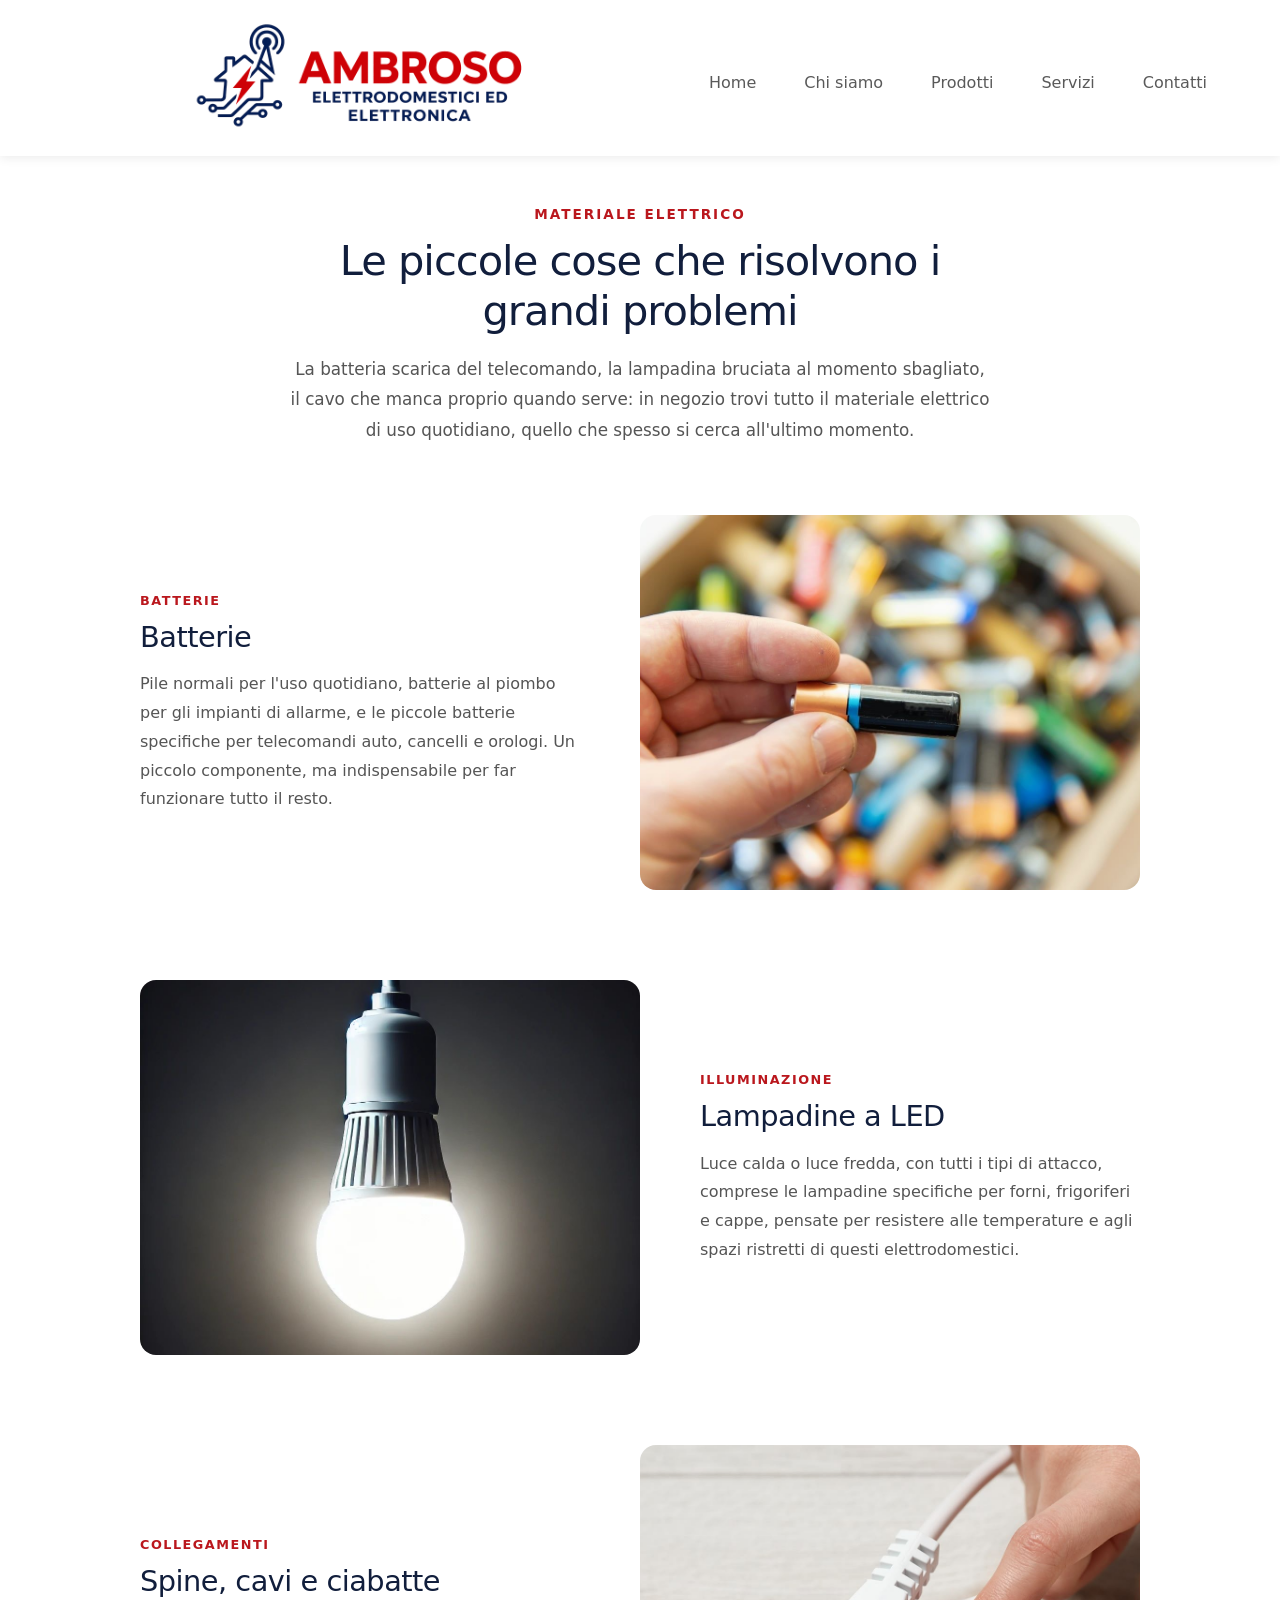
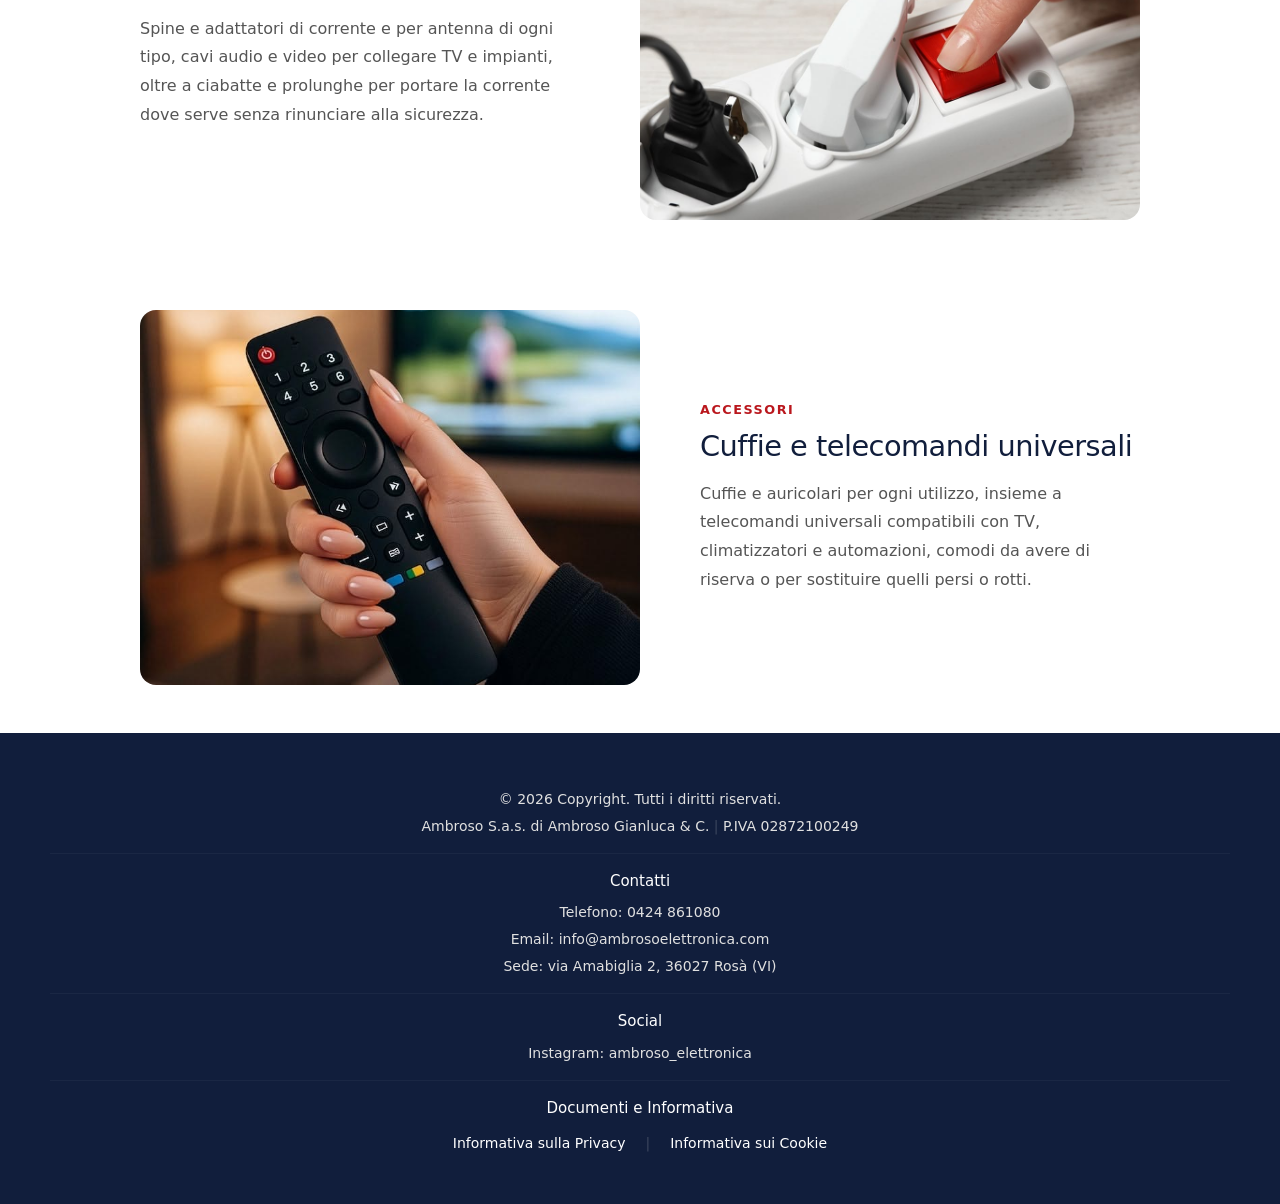
<file: altro.html>
<!DOCTYPE html>
<html lang="it">
<head>
    <meta charset="UTF-8">
    <meta name="viewport" content="width=device-width, initial-scale=1.0">
    <title>Materiale Elettrico</title>
    <link rel="icon" type="image/png" href="favicon1.png">

    <!-- Bootstrap -->
    <link href="https://cdn.jsdelivr.net/npm/bootstrap@5.3.8/dist/css/bootstrap.min.css" rel="stylesheet" integrity="sha384-sRIl4kxILFvY47J16cr9ZwB07vP4J8+LH7qKQnuqkuIAvNWLzeN8tE5YBujZqJLB" crossorigin="anonymous">

    <!-- CSS del sito (va DOPO Bootstrap per poterlo sovrascrivere) -->
    <link rel="stylesheet" href="style.css">
</head>
<body>

    <!-- ===================== NAVBAR ===================== -->
    <nav class="navbar navbar-expand-md sticky-top">
        <a href="index.html" class="navbar-logo-link" aria-label="Vai alla home">
            <img src="logo.png" id="logo" alt="Ambroso Elettrodomestici">
        </a>
        <button class="navbar-toggler" type="button" data-bs-toggle="collapse" data-bs-target="#navbarNav"
                aria-controls="navbarNav" aria-expanded="false" aria-label="Toggle navigation">
            <span class="navbar-toggler-icon"></span>
        </button>
        <div class="collapse navbar-collapse" id="navbarNav">
            <ul class="navbar-nav">
                <li class="nav-item mx-3 nav-home-item">
                    <a class="nav-link" href="index.html">Home</a>
                </li>
                <li class="nav-item mx-3">
                    <a class="nav-link" href="index.html#cta-storia">Chi siamo</a>
                </li>
                <li class="nav-item mx-3">
                    <a class="nav-link" href="index.html#prodotti">Prodotti</a>
                </li>
                <li class="nav-item mx-3">
                    <a class="nav-link" href="index.html#servizi">Servizi</a>
                </li>
                <li class="nav-item mx-3">
                    <a class="nav-link" href="#footer">Contatti</a>
                </li>
            </ul>
        </div>
    </nav>
        
    <!-- ===================== CONTENUTO ===================== -->
    <main class="container py-5">

        <!-- Intro breve della categoria -->
        <div class="categoria-intro">
            <span class="eyebrow">Materiale elettrico</span>
            <h1>Le piccole cose che risolvono i grandi problemi</h1>
            <p>
                La batteria scarica del telecomando, la lampadina bruciata al momento sbagliato, il
                cavo che manca proprio quando serve: in negozio trovi tutto il materiale elettrico di
                uso quotidiano, quello che spesso si cerca all'ultimo momento.
            </p>
        </div>

        <!-- Tipologia 1: immagine a sinistra, testo a destra (automatico) -->
        <div class="tipologia-row">
            <div class="tipologia-media">
                <img src="batteria.JPG" alt="Batterie di ogni tipo">
            </div>
            <div class="tipologia-content">
                <span class="tipologia-eyebrow">Batterie</span>
                <h2>Batterie</h2>
                <p>
                    Pile normali per l'uso quotidiano, batterie al piombo per gli impianti di
                    allarme, e le piccole batterie specifiche per telecomandi auto, cancelli e
                    orologi. Un piccolo componente, ma indispensabile per far funzionare tutto il
                    resto.
                </p>
            </div>
        </div>

        <!-- Tipologia 2: si inverte da sola (immagine a destra, testo a sinistra) -->
        <div class="tipologia-row">
            <div class="tipologia-media">
                <img src="lampadine.JPG" alt="Lampadine a LED">
            </div>
            <div class="tipologia-content">
                <span class="tipologia-eyebrow">Illuminazione</span>
                <h2>Lampadine a LED</h2>
                <p>
                    Luce calda o luce fredda, con tutti i tipi di attacco, comprese le lampadine
                    specifiche per forni, frigoriferi e cappe, pensate per resistere alle
                    temperature e agli spazi ristretti di questi elettrodomestici.
                </p>
            </div>
        </div>

        <!-- Tipologia 3: torna a sinistra da sola -->
        <div class="tipologia-row">
            <div class="tipologia-media">
                <img src="spina.JPG" alt="Spine, adattatori, cavi e ciabatte">
            </div>
            <div class="tipologia-content">
                <span class="tipologia-eyebrow">Collegamenti</span>
                <h2>Spine, cavi e ciabatte</h2>
                <p>
                    Spine e adattatori di corrente e per antenna di ogni tipo, cavi audio e video
                    per collegare TV e impianti, oltre a ciabatte e prolunghe per portare la
                    corrente dove serve senza rinunciare alla sicurezza.
                </p>
            </div>
        </div>

        <!-- Tipologia 4: si inverte automaticamente da sola -->
        <div class="tipologia-row">
            <div class="tipologia-media">
                <img src="telecomando.JPG" alt="Cuffie, auricolari e telecomandi universali">
            </div>
            <div class="tipologia-content">
                <span class="tipologia-eyebrow">Accessori</span>
                <h2>Cuffie e telecomandi universali</h2>
                <p>
                    Cuffie e auricolari per ogni utilizzo, insieme a telecomandi universali
                    compatibili con TV, climatizzatori e automazioni, comodi da avere di riserva o
                    per sostituire quelli persi o rotti.
                </p>
            </div>
        </div>

        <!-- Per aggiungere un'altra tipologia: copia uno dei blocchi
             .tipologia-row sopra e cambia immagine/testi. L'alternanza
             sinistra/destra si sistema da sola, non serve toccarla. -->

    </main>

    <!-- ===================== FOOTER ===================== -->
    <footer id="footer">
        <div class="footer-content">
            <p>© 2026 Copyright. Tutti i diritti riservati.</p>
            <p class="footer-iva-row">
                <span>Ambroso S.a.s. di Ambroso Gianluca &amp; C.</span>
                <span class="separator-light">|</span>
                <span>P.IVA 02872100249</span>
            </p>
            <hr>
            <p><strong>Contatti</strong></p>
            <p>Telefono: 0424 861080</p>
            <p>Email: info@ambrosoelettronica.com</p>
            <p>Sede: via Amabiglia 2, 36027 Rosà (VI)</p>
            <hr>
            <p><strong>Social</strong></p>
            <p>Instagram: ambroso_elettronica</p>
            <hr>
            <p><strong>Documenti e Informativa</strong></p>

            <div class="footer-legal">
                <a href="privacy.html">Informativa sulla Privacy</a>
                <span class="separator-light">|</span>
                <a href="cookie.html">Informativa sui Cookie</a>
            </div>
        </div>
    </footer>

    <!-- ===================== SCRIPT ===================== -->
    <script src="https://cdn.jsdelivr.net/npm/bootstrap@5.3.8/dist/js/bootstrap.bundle.min.js"></script>
    <script src="script.js"></script>
</body>
</html>
</file>
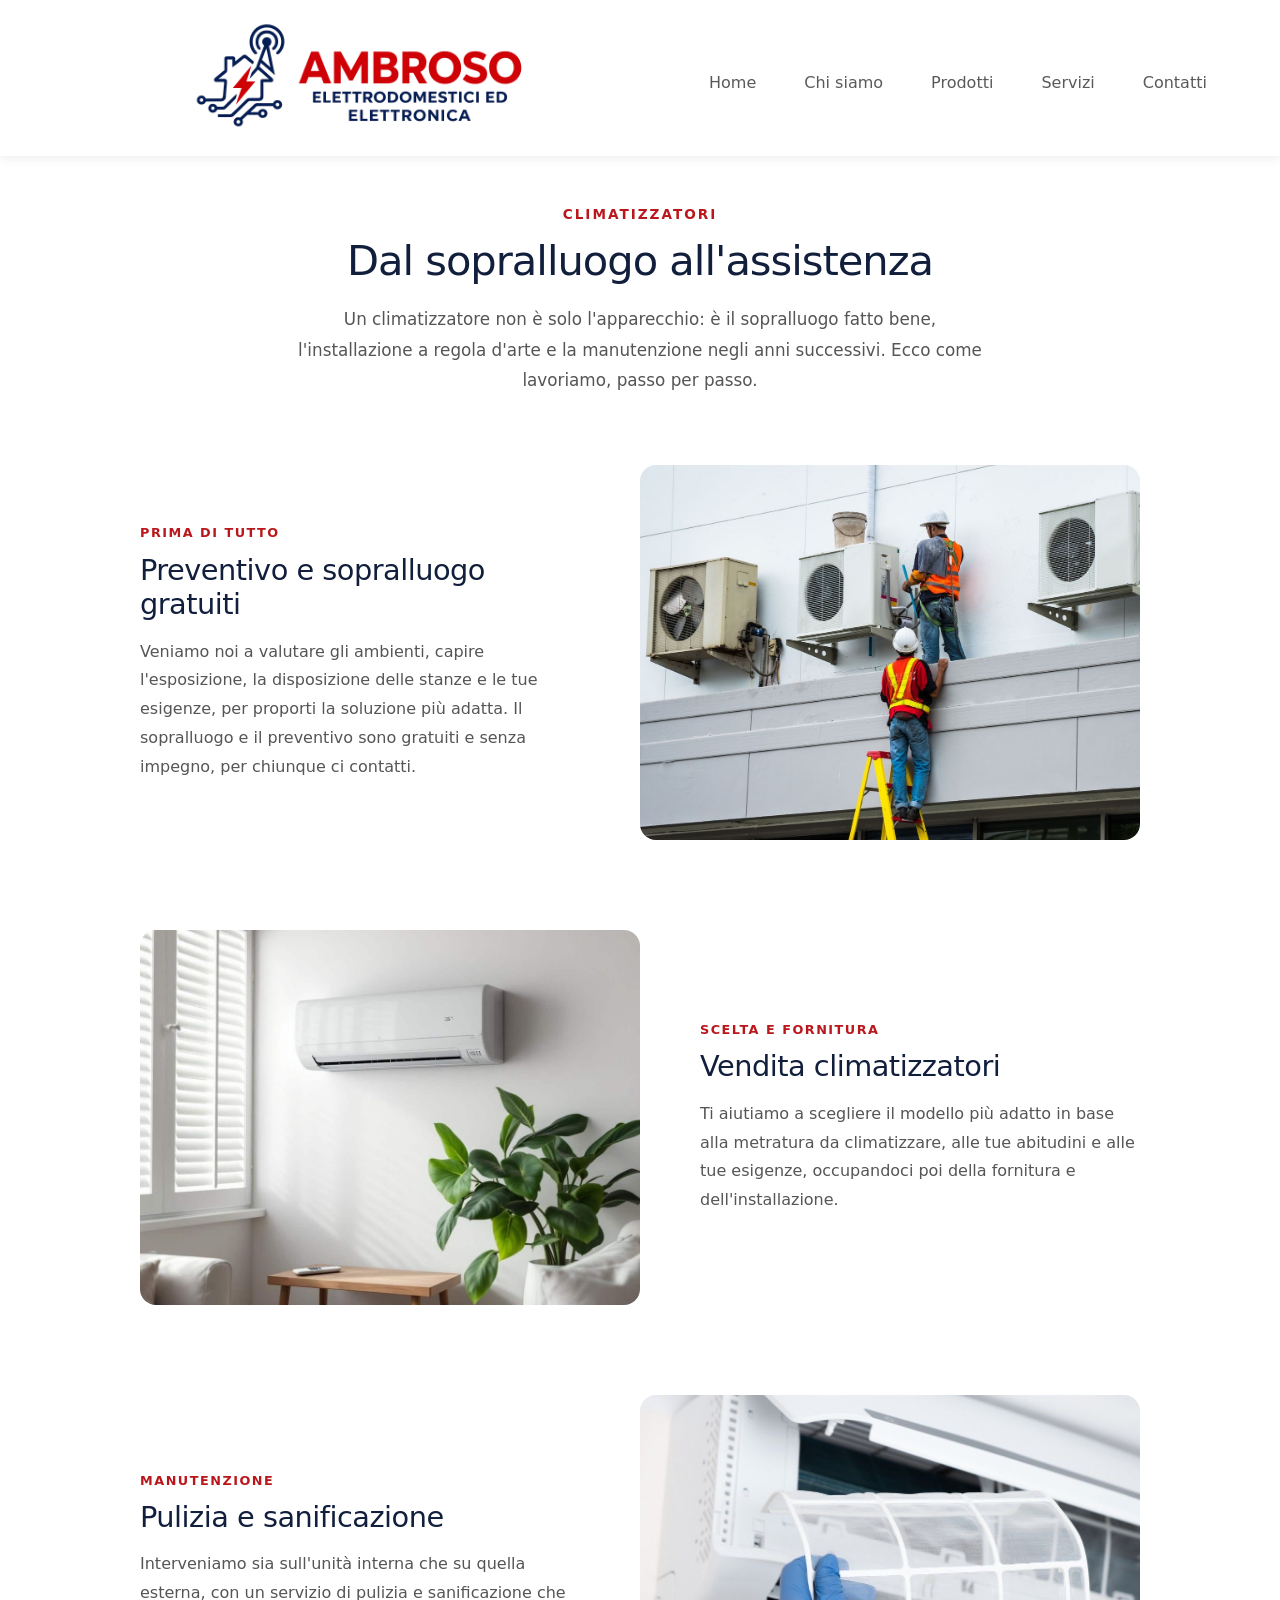
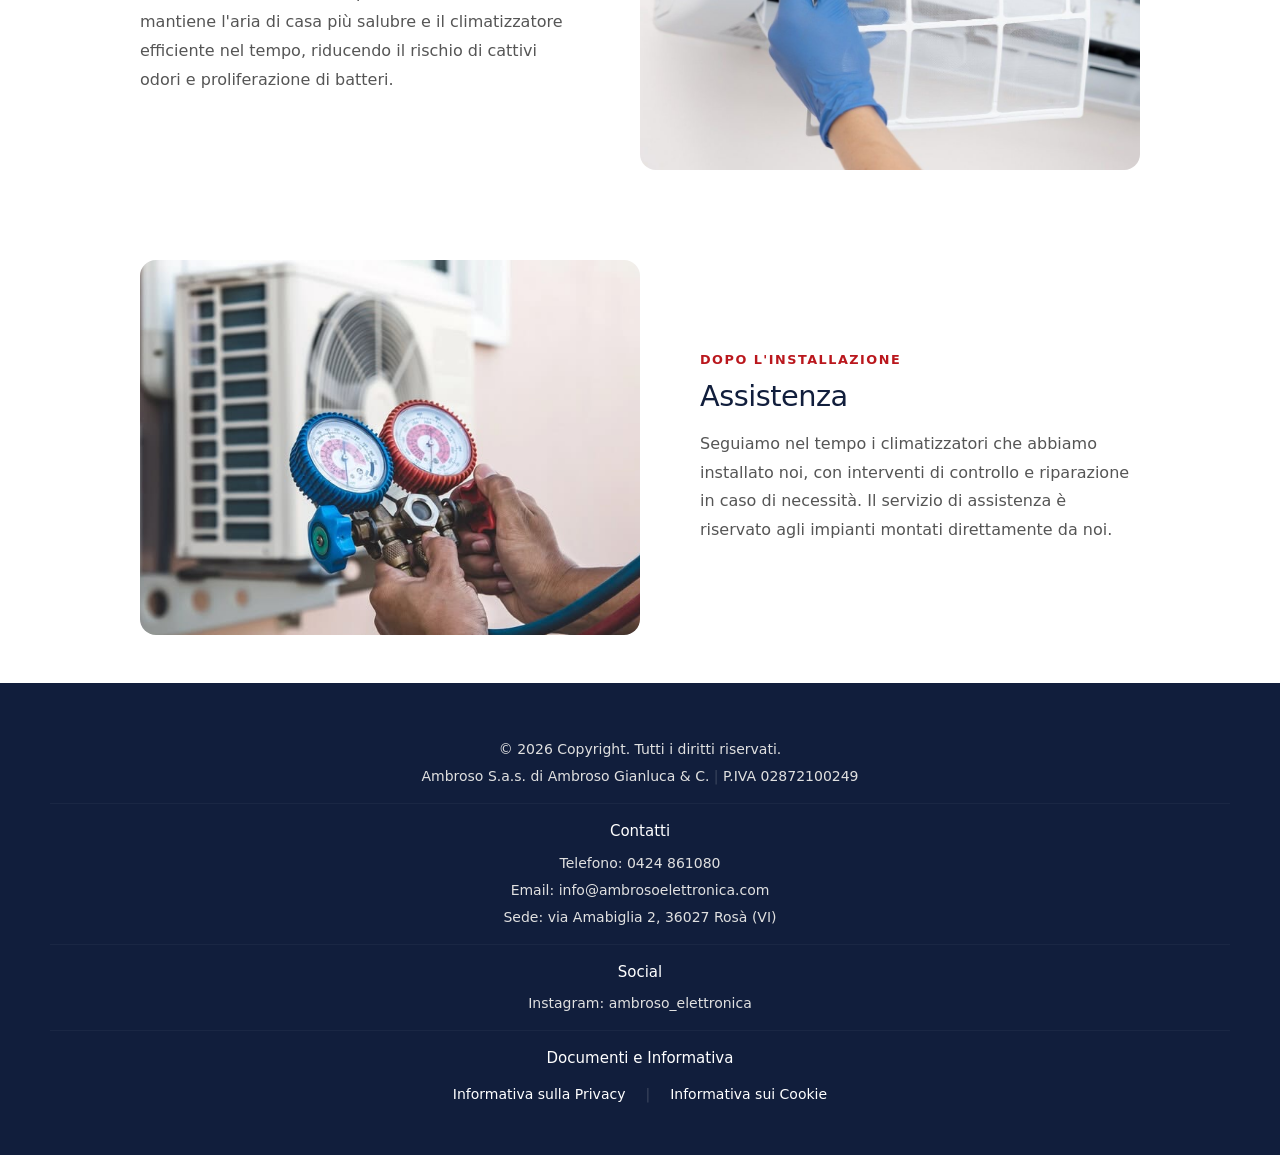
<file: climatizzatori.html>
<!DOCTYPE html>
<html lang="it">
<head>
    <meta charset="UTF-8">
    <meta name="viewport" content="width=device-width, initial-scale=1.0">
    <title>Climatizzatori</title>
    <link rel="icon" type="image/png" href="favicon1.png">

    <!-- Bootstrap -->
    <link href="https://cdn.jsdelivr.net/npm/bootstrap@5.3.8/dist/css/bootstrap.min.css" rel="stylesheet" integrity="sha384-sRIl4kxILFvY47J16cr9ZwB07vP4J8+LH7qKQnuqkuIAvNWLzeN8tE5YBujZqJLB" crossorigin="anonymous">

    <!-- CSS del sito (va DOPO Bootstrap per poterlo sovrascrivere) -->
    <link rel="stylesheet" href="style.css">
</head>
<body>

    <!-- ===================== NAVBAR ===================== -->
    <nav class="navbar navbar-expand-md sticky-top">
        <a href="index.html" class="navbar-logo-link" aria-label="Vai alla home">
            <img src="logo.png" id="logo" alt="Ambroso Elettrodomestici">
        </a>
        <button class="navbar-toggler" type="button" data-bs-toggle="collapse" data-bs-target="#navbarNav"
                aria-controls="navbarNav" aria-expanded="false" aria-label="Toggle navigation">
            <span class="navbar-toggler-icon"></span>
        </button>
        <div class="collapse navbar-collapse" id="navbarNav">
            <ul class="navbar-nav">
                <li class="nav-item mx-3 nav-home-item">
                    <a class="nav-link" href="index.html">Home</a>
                </li>
                <li class="nav-item mx-3">
                    <a class="nav-link" href="index.html#cta-storia">Chi siamo</a>
                </li>
                <li class="nav-item mx-3">
                    <a class="nav-link" href="index.html#prodotti">Prodotti</a>
                </li>
                <li class="nav-item mx-3">
                    <a class="nav-link" href="index.html#servizi">Servizi</a>
                </li>
                <li class="nav-item mx-3">
                    <a class="nav-link" href="#footer">Contatti</a>
                </li>
            </ul>
        </div>
    </nav>
        
    <!-- ===================== CONTENUTO ===================== -->
    <main class="container py-5">
 
        <!-- Intro breve della categoria -->
        <div class="categoria-intro">
            <span class="eyebrow">Climatizzatori</span>
            <h1>Dal sopralluogo all'assistenza</h1>
            <p>
                Un climatizzatore non è solo l'apparecchio: è il sopralluogo fatto bene, l'installazione
                a regola d'arte e la manutenzione negli anni successivi. Ecco come lavoriamo, passo
                per passo.
            </p>
        </div>
 
        <!-- Tipologia 1: immagine a sinistra, testo a destra (automatico) -->
        <div class="tipologia-row">
            <div class="tipologia-media">
                <img src="sopralluogo.JPG" alt="Preventivo e sopralluogo gratuiti">
            </div>
            <div class="tipologia-content">
                <span class="tipologia-eyebrow">Prima di tutto</span>
                <h2>Preventivo e sopralluogo gratuiti</h2>
                <p>
                    Veniamo noi a valutare gli ambienti, capire l'esposizione, la disposizione delle
                    stanze e le tue esigenze, per proporti la soluzione più adatta. Il sopralluogo e
                    il preventivo sono gratuiti e senza impegno, per chiunque ci contatti.
                </p>
            </div>
        </div>
 
        <!-- Tipologia 2: si inverte da sola (immagine a destra, testo a sinistra) -->
        <div class="tipologia-row">
            <div class="tipologia-media">
                <img src="venditaclima.JPG" alt="Vendita climatizzatori">
            </div>
            <div class="tipologia-content">
                <span class="tipologia-eyebrow">Scelta e fornitura</span>
                <h2>Vendita climatizzatori</h2>
                <p>
                    Ti aiutiamo a scegliere il modello più adatto in base alla metratura da climatizzare, alle tue abitudini e alle tue esigenze, occupandoci poi della fornitura e dell'installazione.
                </p>
            </div>
        </div>
 
        <!-- Tipologia 3: torna a sinistra da sola -->
        <div class="tipologia-row">
            <div class="tipologia-media">
                <img src="puliziaclima.JPG" alt="Pulizia e sanificazione climatizzatore">
            </div>
            <div class="tipologia-content">
                <span class="tipologia-eyebrow">Manutenzione</span>
                <h2>Pulizia e sanificazione</h2>
                <p>
                    Interveniamo sia sull'unità interna che su quella esterna, con un servizio di
                    pulizia e sanificazione che mantiene l'aria di casa più salubre e il
                    climatizzatore efficiente nel tempo, riducendo il rischio di cattivi odori e
                    proliferazione di batteri.
                </p>
            </div>
        </div>
 
        <!-- Tipologia 4: si inverte automaticamente da sola -->
        <div class="tipologia-row">
            <div class="tipologia-media">
                <img src="assistenzaclima.JPG" alt="Assistenza climatizzatori">
            </div>
            <div class="tipologia-content">
                <span class="tipologia-eyebrow">Dopo l'installazione</span>
                <h2>Assistenza</h2>
                <p>
                    Seguiamo nel tempo i climatizzatori che abbiamo installato noi, con interventi
                    di controllo e riparazione in caso di necessità. Il servizio di assistenza è
                    riservato agli impianti montati direttamente da noi.
                </p>
            </div>
        </div>
 
        <!-- Per aggiungere un'altra tipologia: copia uno dei blocchi
             .tipologia-row sopra e cambia immagine/testi. L'alternanza
             sinistra/destra si sistema da sola, non serve toccarla. -->
 
    </main>

    <!-- ===================== FOOTER ===================== -->
    <footer id="footer">
        <div class="footer-content">
            <p>© 2026 Copyright. Tutti i diritti riservati.</p>
            <p class="footer-iva-row">
                <span>Ambroso S.a.s. di Ambroso Gianluca &amp; C.</span>
                <span class="separator-light">|</span>
                <span>P.IVA 02872100249</span>
            </p>
            <hr>
            <p><strong>Contatti</strong></p>
            <p>Telefono: 0424 861080</p>
            <p>Email: info@ambrosoelettronica.com</p>
            <p>Sede: via Amabiglia 2, 36027 Rosà (VI)</p>
            <hr>
            <p><strong>Social</strong></p>
            <p>Instagram: ambroso_elettronica</p>
            <hr>
            <p><strong>Documenti e Informativa</strong></p>

            <div class="footer-legal">
                <a href="privacy.html">Informativa sulla Privacy</a>
                <span class="separator-light">|</span>
                <a href="cookie.html">Informativa sui Cookie</a>
            </div>
        </div>
    </footer>

    <!-- ===================== SCRIPT ===================== -->
    <script src="https://cdn.jsdelivr.net/npm/bootstrap@5.3.8/dist/js/bootstrap.bundle.min.js"></script>
    <script src="script.js"></script>
</body>
</html>
</file>
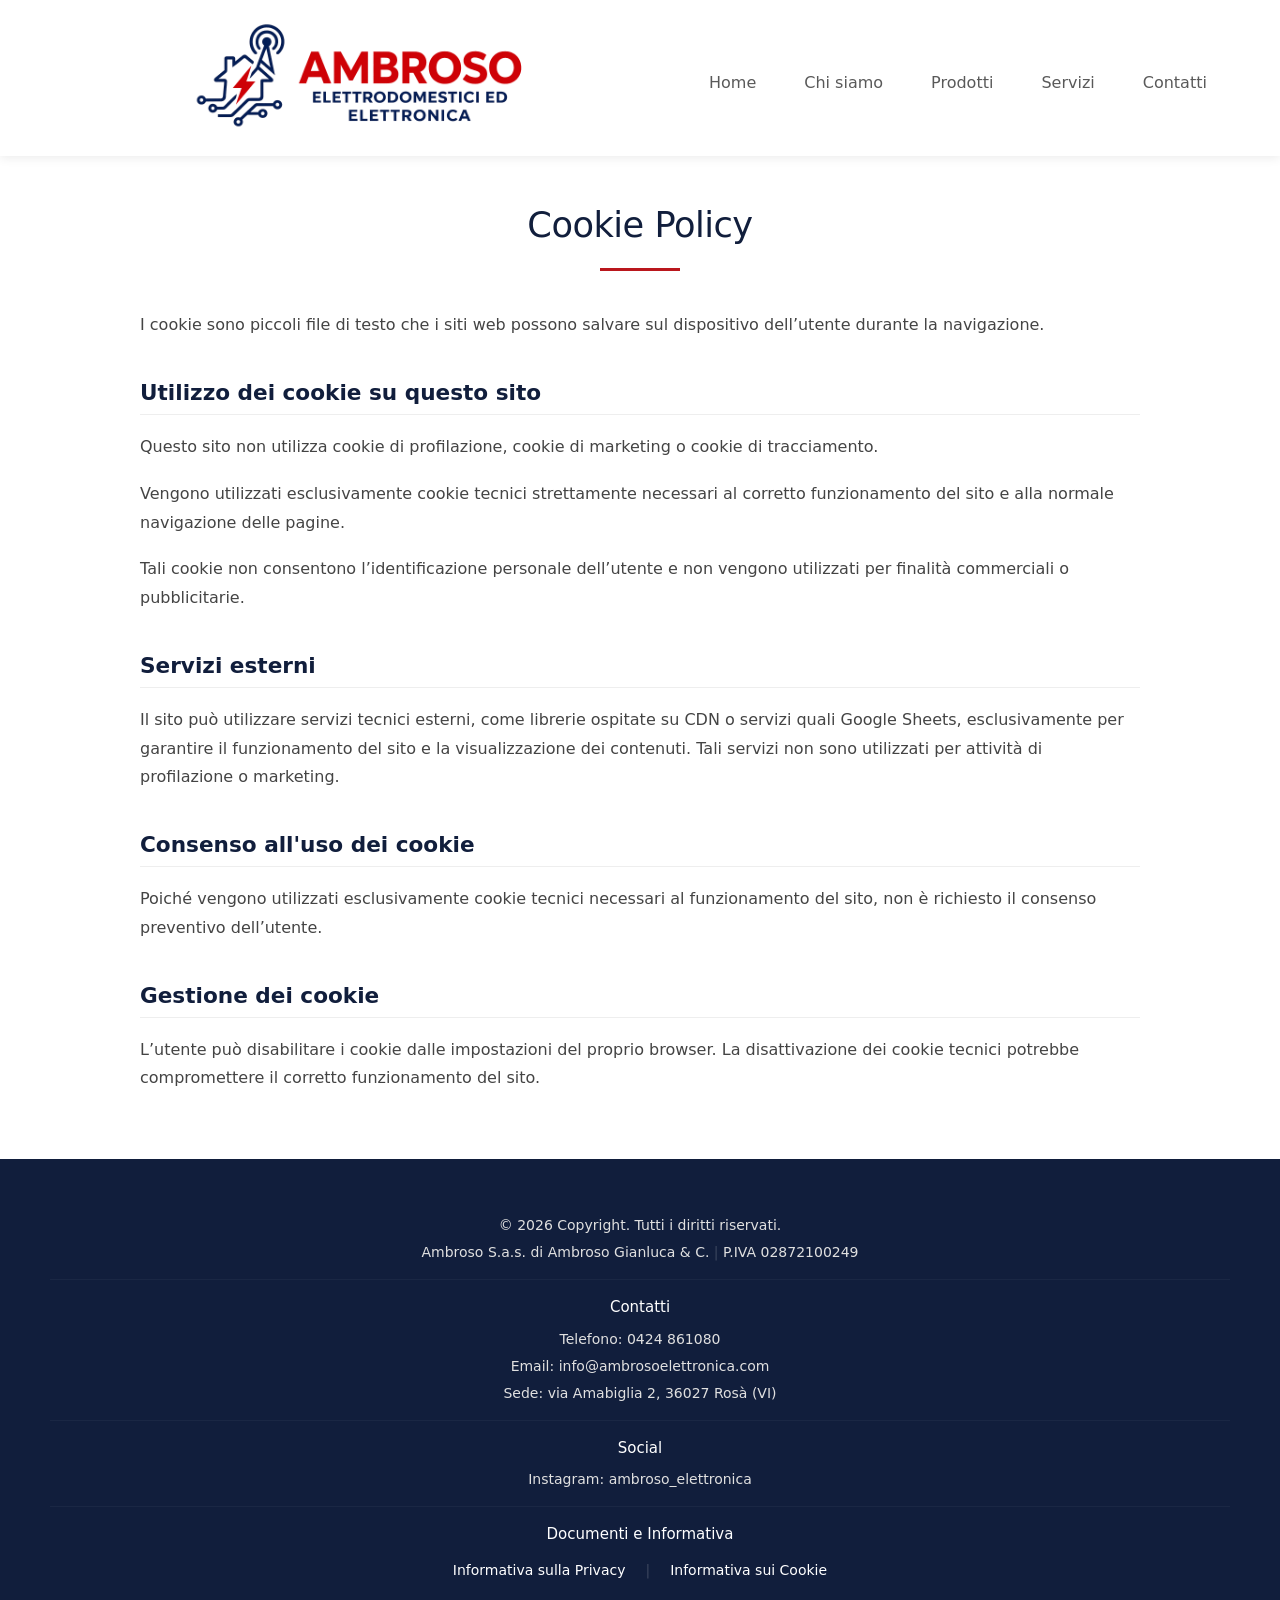
<file: cookie.html>
<!DOCTYPE html>
<html lang="it">
<head>
    <meta charset="UTF-8">
    <meta name="viewport" content="width=device-width, initial-scale=1.0">
    <title>Cookie Policy</title>
    <link rel="icon" type="image/png" href="favicon1.png">

    <!-- Bootstrap -->
    <link href="https://cdn.jsdelivr.net/npm/bootstrap@5.3.8/dist/css/bootstrap.min.css" rel="stylesheet" integrity="sha384-sRIl4kxILFvY47J16cr9ZwB07vP4J8+LH7qKQnuqkuIAvNWLzeN8tE5YBujZqJLB" crossorigin="anonymous">

    <!-- CSS del sito (va DOPO Bootstrap per poterlo sovrascrivere) -->
    <link rel="stylesheet" href="style.css">
</head>
<body>

    <!-- ===================== NAVBAR ===================== -->
    <nav class="navbar navbar-expand-md sticky-top">
        <a href="index.html" class="navbar-logo-link" aria-label="Vai alla home">
            <img src="logo.png" id="logo" alt="Ambroso Elettrodomestici">
        </a>
        <button class="navbar-toggler" type="button" data-bs-toggle="collapse" data-bs-target="#navbarNav"
                aria-controls="navbarNav" aria-expanded="false" aria-label="Toggle navigation">
            <span class="navbar-toggler-icon"></span>
        </button>
        <div class="collapse navbar-collapse" id="navbarNav">
            <ul class="navbar-nav">
                <li class="nav-item mx-3 nav-home-item">
                    <a class="nav-link" href="index.html">Home</a>
                </li>
                <li class="nav-item mx-3">
                    <a class="nav-link" href="index.html#cta-storia">Chi siamo</a>
                </li>
                <li class="nav-item mx-3">
                    <a class="nav-link" href="index.html#prodotti">Prodotti</a>
                </li>
                <li class="nav-item mx-3">
                    <a class="nav-link" href="index.html#servizi">Servizi</a>
                </li>
                <li class="nav-item mx-3">
                    <a class="nav-link" href="#footer">Contatti</a>
                </li>
            </ul>
        </div>
    </nav>
        
    <!-- ===================== CONTENUTO ===================== -->
    <main class="container py-5">
        <h1 class="section-title-secondary">Cookie Policy</h1>
        <p id="cookie">I cookie sono piccoli file di testo che i siti web possono salvare sul dispositivo dell’utente durante la navigazione.</p>
        <h3>Utilizzo dei cookie su questo sito</h3>
        <p>
            Questo sito non utilizza cookie di profilazione, cookie di marketing o cookie di tracciamento.
        </p>
        <p>
            Vengono utilizzati esclusivamente cookie tecnici strettamente necessari al corretto funzionamento del sito e alla normale navigazione delle pagine.
        </p>
        <p>
            Tali cookie non consentono l’identificazione personale dell’utente e non vengono utilizzati per finalità commerciali o pubblicitarie.
        </p>
        <h3>Servizi esterni</h3>
        <p>
            Il sito può utilizzare servizi tecnici esterni, come librerie ospitate su CDN o servizi quali Google Sheets, esclusivamente per garantire il funzionamento del sito e la visualizzazione dei contenuti. Tali servizi non sono utilizzati per attività di profilazione o marketing.
        </p>
        <h3>Consenso all'uso dei cookie</h3>
        <p>
            Poiché vengono utilizzati esclusivamente cookie tecnici necessari al funzionamento del sito, non è richiesto il consenso preventivo dell’utente.
        </p>
        <h3>Gestione dei cookie</h3>
        <p>
            L’utente può disabilitare i cookie dalle impostazioni del proprio browser. La disattivazione dei cookie tecnici potrebbe compromettere il corretto funzionamento del sito.
        </p>
    </main>

    <!-- ===================== FOOTER ===================== -->
    <footer id="footer">
        <div class="footer-content">
            <p>© 2026 Copyright. Tutti i diritti riservati.</p>
            <p class="footer-iva-row">
                <span>Ambroso S.a.s. di Ambroso Gianluca &amp; C.</span>
                <span class="separator-light">|</span>
                <span>P.IVA 02872100249</span>
            </p>
            <hr>
            <p><strong>Contatti</strong></p>
            <p>Telefono: 0424 861080</p>
            <p>Email: info@ambrosoelettronica.com</p>
            <p>Sede: via Amabiglia 2, 36027 Rosà (VI)</p>
            <hr>
            <p><strong>Social</strong></p>
            <p>Instagram: ambroso_elettronica</p>
            <hr>
            <p><strong>Documenti e Informativa</strong></p>

            <div class="footer-legal">
                <a href="privacy.html">Informativa sulla Privacy</a>
                <span class="separator-light">|</span>
                <a href="cookie.html">Informativa sui Cookie</a>
            </div>
        </div>
    </footer>

    <!-- ===================== SCRIPT ===================== -->
    <script src="https://cdn.jsdelivr.net/npm/bootstrap@5.3.8/dist/js/bootstrap.bundle.min.js"></script>
    <script src="script.js"></script>
</body>
</html>
</file>
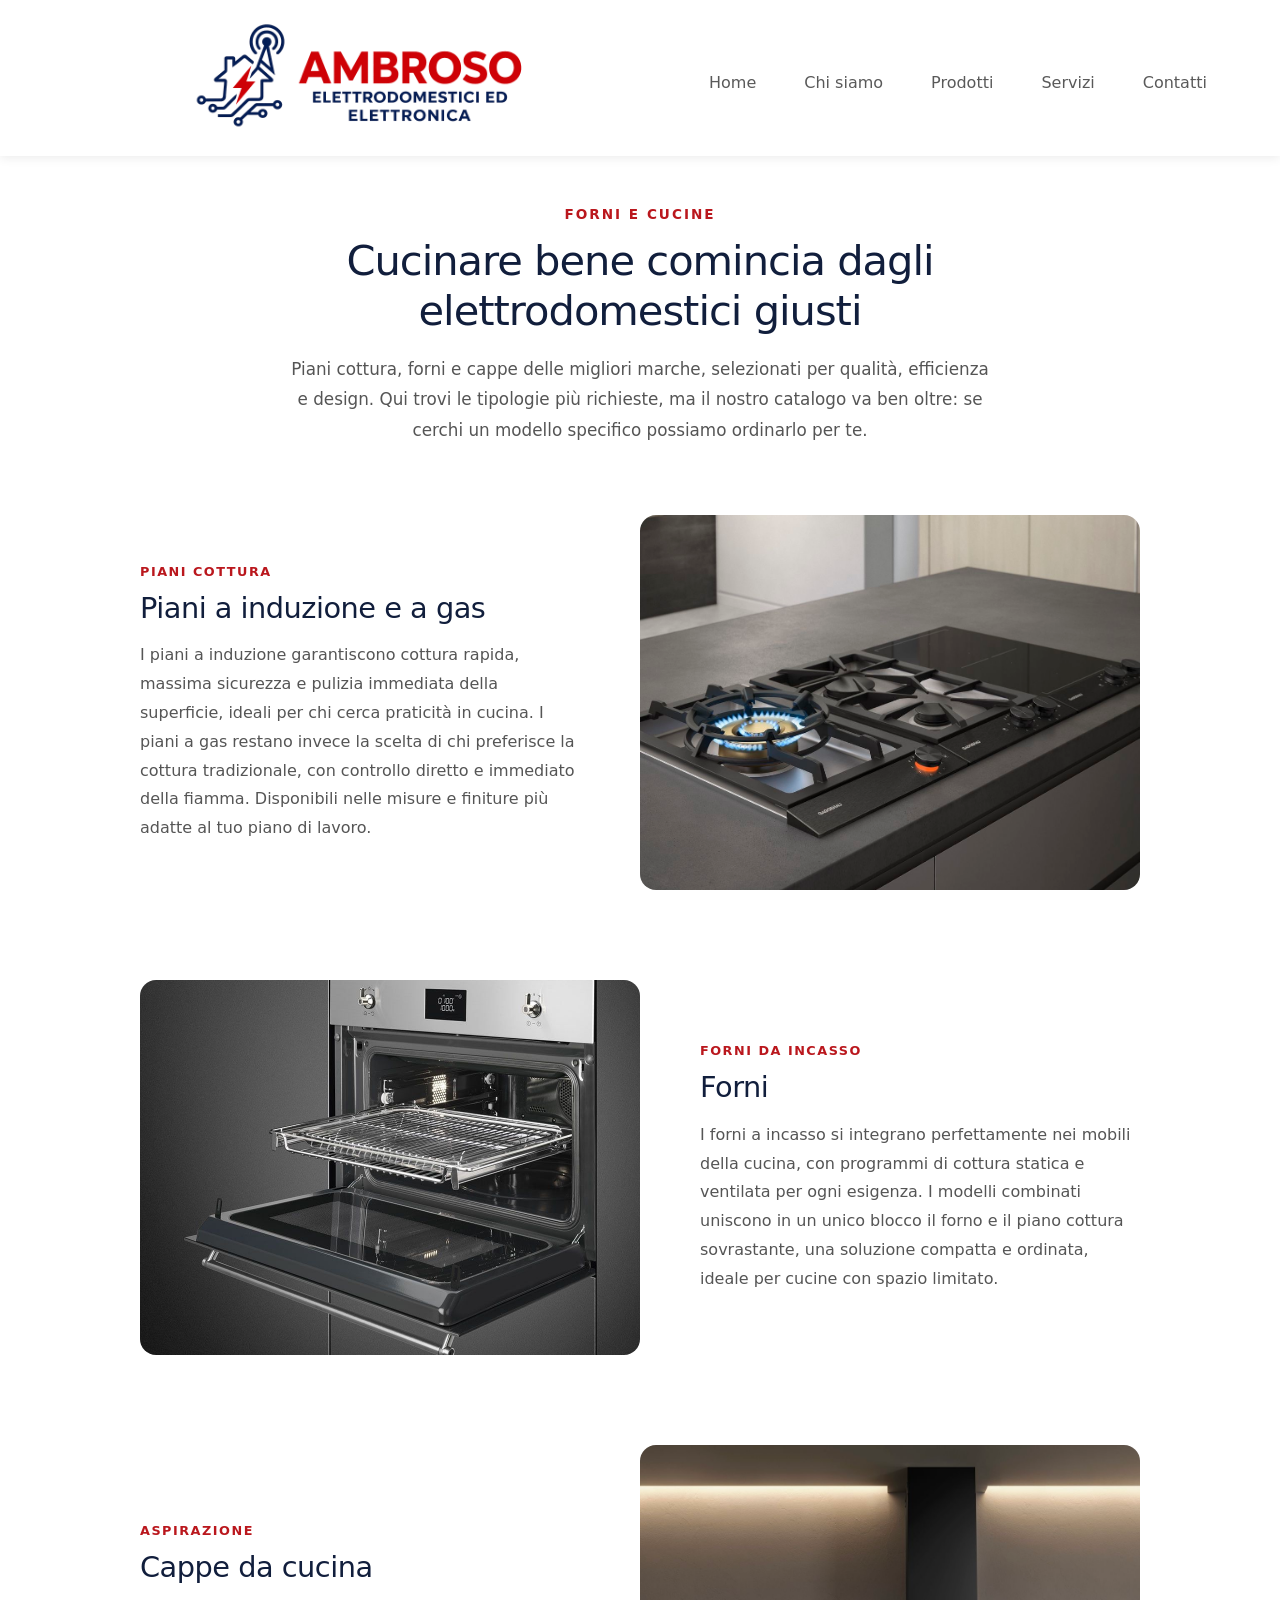
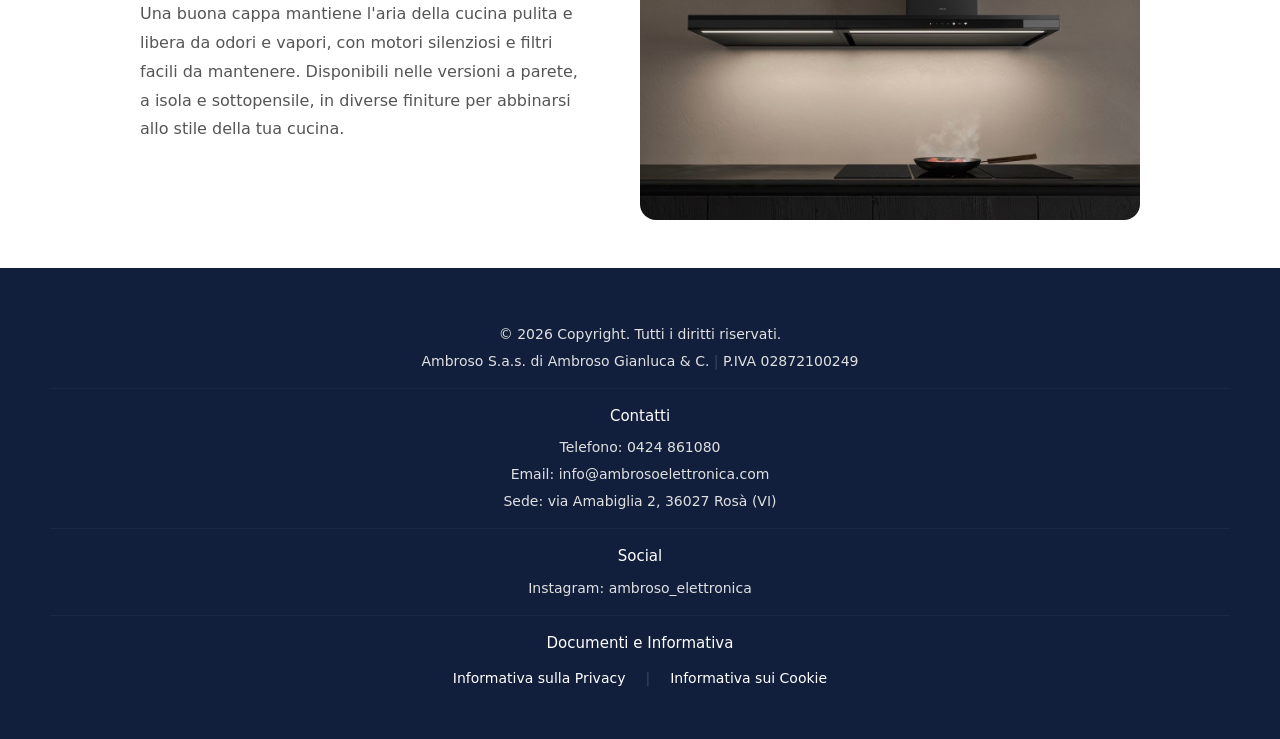
<file: forni.html>
<!DOCTYPE html>
<html lang="it">
<head>
    <meta charset="UTF-8">
    <meta name="viewport" content="width=device-width, initial-scale=1.0">
    <title>Forni e Cucine</title>
    <link rel="icon" type="image/png" href="favicon1.png">

    <!-- Bootstrap -->
    <link href="https://cdn.jsdelivr.net/npm/bootstrap@5.3.8/dist/css/bootstrap.min.css" rel="stylesheet" integrity="sha384-sRIl4kxILFvY47J16cr9ZwB07vP4J8+LH7qKQnuqkuIAvNWLzeN8tE5YBujZqJLB" crossorigin="anonymous">

    <!-- CSS del sito (va DOPO Bootstrap per poterlo sovrascrivere) -->
    <link rel="stylesheet" href="style.css">
</head>
<body>

    <!-- ===================== NAVBAR ===================== -->
    <nav class="navbar navbar-expand-md sticky-top">
        <a href="index.html" class="navbar-logo-link" aria-label="Vai alla home">
            <img src="logo.png" id="logo" alt="Ambroso Elettrodomestici">
        </a>
        <button class="navbar-toggler" type="button" data-bs-toggle="collapse" data-bs-target="#navbarNav"
                aria-controls="navbarNav" aria-expanded="false" aria-label="Toggle navigation">
            <span class="navbar-toggler-icon"></span>
        </button>
        <div class="collapse navbar-collapse" id="navbarNav">
            <ul class="navbar-nav">
                <li class="nav-item mx-3 nav-home-item">
                    <a class="nav-link" href="index.html">Home</a>
                </li>
                <li class="nav-item mx-3">
                    <a class="nav-link" href="index.html#cta-storia">Chi siamo</a>
                </li>
                <li class="nav-item mx-3">
                    <a class="nav-link" href="index.html#prodotti">Prodotti</a>
                </li>
                <li class="nav-item mx-3">
                    <a class="nav-link" href="index.html#servizi">Servizi</a>
                </li>
                <li class="nav-item mx-3">
                    <a class="nav-link" href="#footer">Contatti</a>
                </li>
            </ul>
        </div>
    </nav>
        
    <!-- ===================== CONTENUTO ===================== -->
    <main class="container py-5">

        <!-- Intro breve della categoria -->
        <div class="categoria-intro">
            <span class="eyebrow">Forni e Cucine</span>
            <h1>Cucinare bene comincia dagli elettrodomestici giusti</h1>
            <p>
                Piani cottura, forni e cappe delle migliori marche, selezionati per qualità, efficienza
                e design. Qui trovi le tipologie più richieste, ma il nostro catalogo va ben oltre: se
                cerchi un modello specifico possiamo ordinarlo per te.
            </p>
        </div>

        <!-- Tipologia 1: immagine a sinistra, testo a destra (automatico) -->
        <div class="tipologia-row">
            <div class="tipologia-media">
                <img src="cottura.JPG" alt="Piano cottura a induzione e a gas">
            </div>
            <div class="tipologia-content">
                <span class="tipologia-eyebrow">Piani cottura</span>
                <h2>Piani a induzione e a gas</h2>
                <p>
                    I piani a induzione garantiscono cottura rapida, massima sicurezza e pulizia
                    immediata della superficie, ideali per chi cerca praticità in cucina. I piani a gas
                    restano invece la scelta di chi preferisce la cottura tradizionale, con controllo
                    diretto e immediato della fiamma. Disponibili nelle misure e finiture più adatte
                    al tuo piano di lavoro.
                </p>
            </div>
        </div>

        <!-- Tipologia 2: si inverte da sola (immagine a destra, testo a sinistra) -->
        <div class="tipologia-row">
            <div class="tipologia-media">
                <img src="fornox.JPG" alt="Forno a incasso e cucina combinata forno più piano cottura">
            </div>
            <div class="tipologia-content">
                <span class="tipologia-eyebrow">Forni da incasso</span>
                <h2>Forni</h2>
                <p>
                    I forni a incasso si integrano perfettamente nei mobili della cucina, con
                    programmi di cottura statica e ventilata per ogni esigenza. I modelli combinati
                    uniscono in un unico blocco il forno e il piano cottura sovrastante, una soluzione
                    compatta e ordinata, ideale per cucine con spazio limitato.
                </p>
            </div>
        </div>

        <!-- Tipologia 3: torna a sinistra da sola -->
        <div class="tipologia-row">
            <div class="tipologia-media">
                <img src="cappa.jpg" alt="Cappa da cucina">
            </div>
            <div class="tipologia-content">
                <span class="tipologia-eyebrow">Aspirazione</span>
                <h2>Cappe da cucina</h2>
                <p>
                    Una buona cappa mantiene l'aria della cucina pulita e libera da odori e vapori,
                    con motori silenziosi e filtri facili da mantenere. Disponibili nelle versioni a
                    parete, a isola e sottopensile, in diverse finiture per abbinarsi allo stile della
                    tua cucina.
                </p>
            </div>
        </div>

        <!-- Per aggiungere un'altra tipologia: copia uno dei blocchi
             .tipologia-row sopra e cambia immagine/testi. L'alternanza
             sinistra/destra si sistema da sola, non serve toccarla. -->

    </main>

    <!-- ===================== FOOTER ===================== -->
    <footer id="footer">
        <div class="footer-content">
            <p>© 2026 Copyright. Tutti i diritti riservati.</p>
            <p class="footer-iva-row">
                <span>Ambroso S.a.s. di Ambroso Gianluca &amp; C.</span>
                <span class="separator-light">|</span>
                <span>P.IVA 02872100249</span>
            </p>
            <hr>
            <p><strong>Contatti</strong></p>
            <p>Telefono: 0424 861080</p>
            <p>Email: info@ambrosoelettronica.com</p>
            <p>Sede: via Amabiglia 2, 36027 Rosà (VI)</p>
            <hr>
            <p><strong>Social</strong></p>
            <p>Instagram: ambroso_elettronica</p>
            <hr>
            <p><strong>Documenti e Informativa</strong></p>

            <div class="footer-legal">
                <a href="privacy.html">Informativa sulla Privacy</a>
                <span class="separator-light">|</span>
                <a href="cookie.html">Informativa sui Cookie</a>
            </div>
        </div>
    </footer>

    <!-- ===================== SCRIPT ===================== -->
    <script src="https://cdn.jsdelivr.net/npm/bootstrap@5.3.8/dist/js/bootstrap.bundle.min.js"></script>
    <script src="script.js"></script>
</body>
</html>
</file>
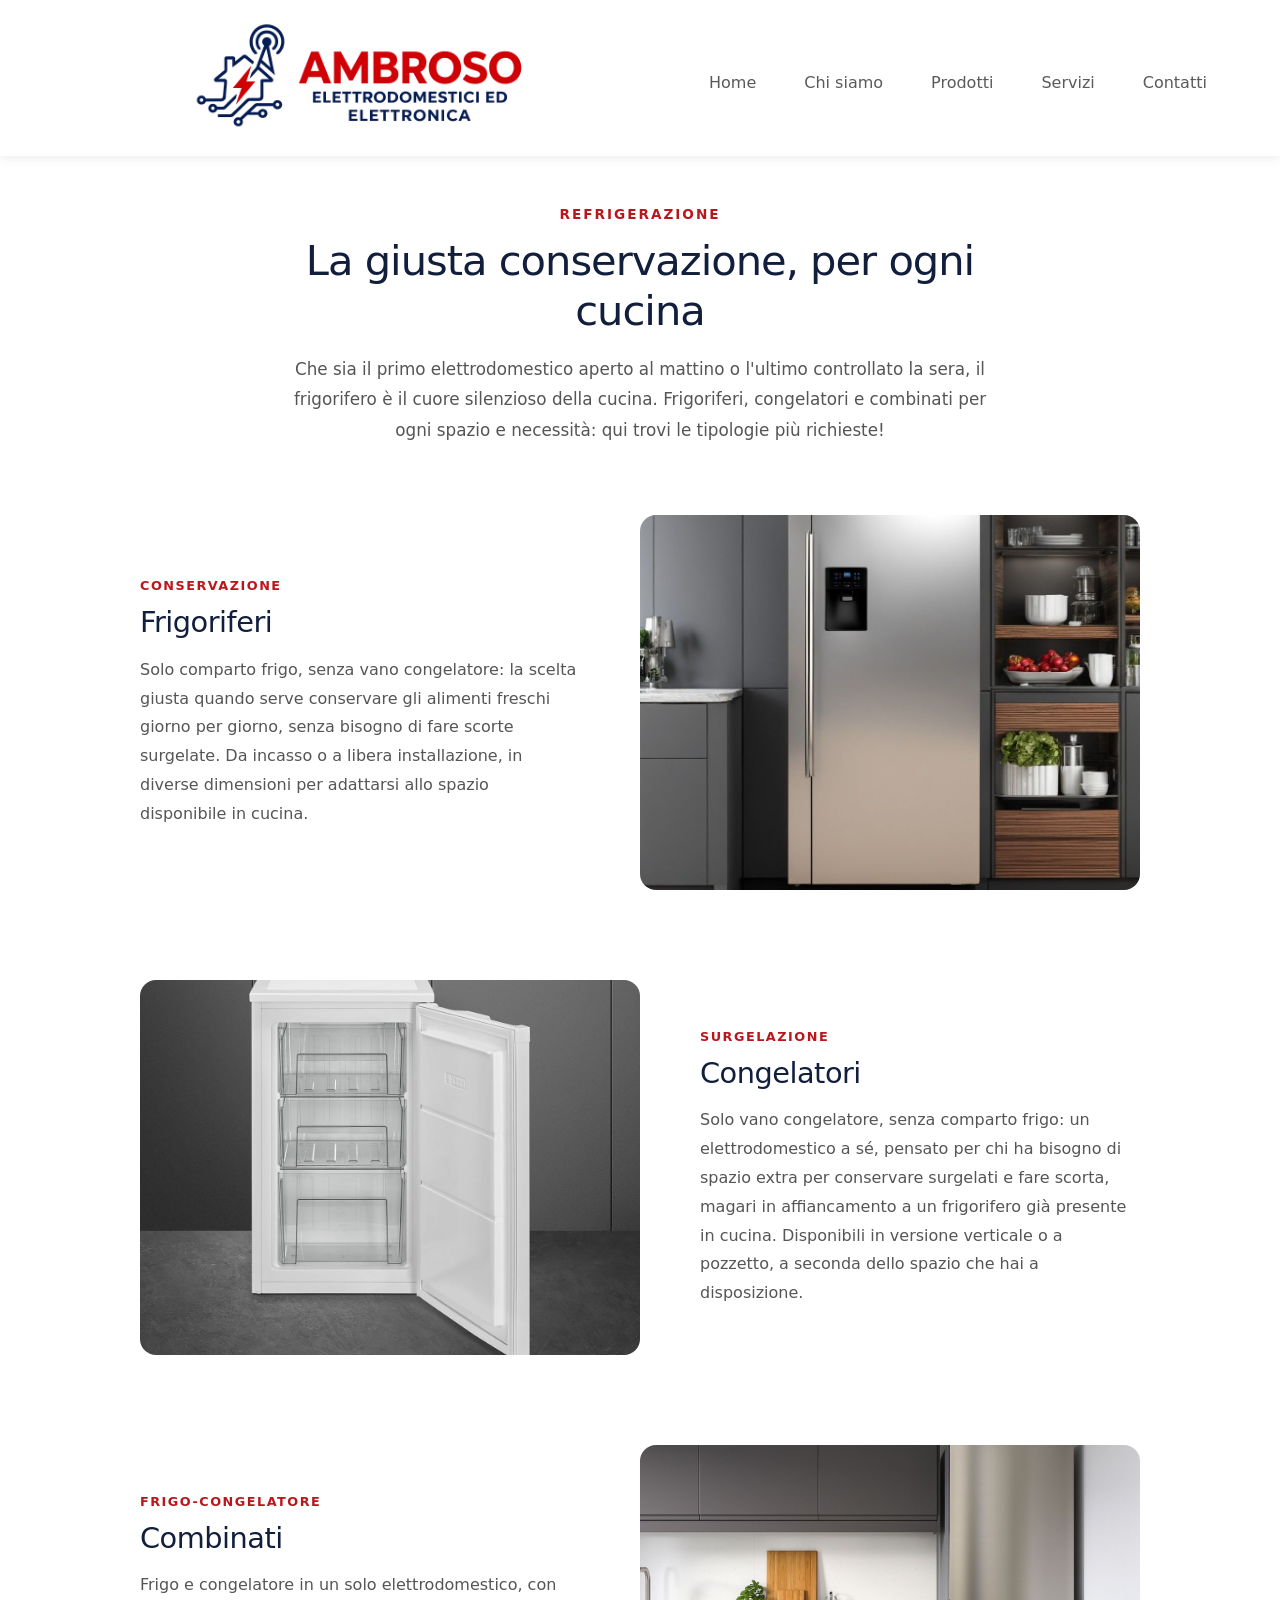
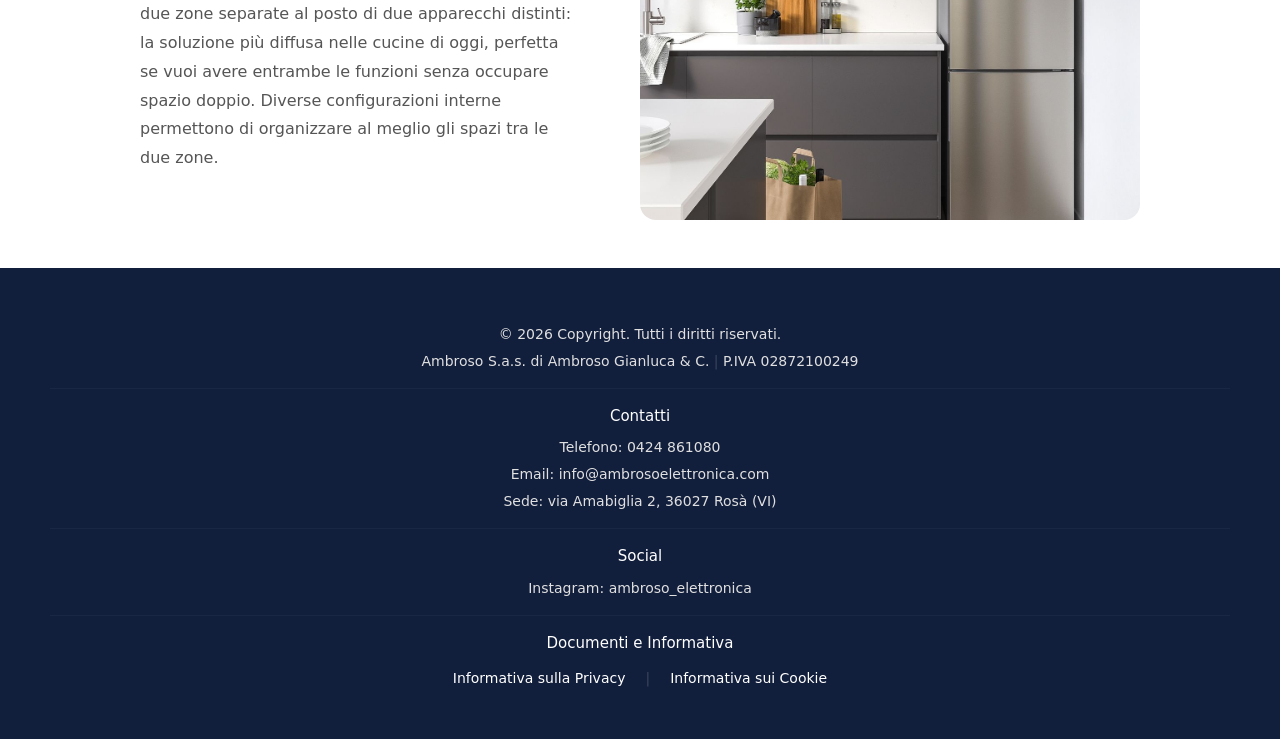
<file: frigoriferi.html>
<!DOCTYPE html>
<html lang="it">
<head>
    <meta charset="UTF-8">
    <meta name="viewport" content="width=device-width, initial-scale=1.0">
    <title>Refrigerazione</title>
    <link rel="icon" type="image/png" href="favicon1.png">

    <!-- Bootstrap -->
    <link href="https://cdn.jsdelivr.net/npm/bootstrap@5.3.8/dist/css/bootstrap.min.css" rel="stylesheet" integrity="sha384-sRIl4kxILFvY47J16cr9ZwB07vP4J8+LH7qKQnuqkuIAvNWLzeN8tE5YBujZqJLB" crossorigin="anonymous">

    <!-- CSS del sito (va DOPO Bootstrap per poterlo sovrascrivere) -->
    <link rel="stylesheet" href="style.css">
</head>
<body>

    <!-- ===================== NAVBAR ===================== -->
    <nav class="navbar navbar-expand-md sticky-top">
        <a href="index.html" class="navbar-logo-link" aria-label="Vai alla home">
            <img src="logo.png" id="logo" alt="Ambroso Elettrodomestici">
        </a>
        <button class="navbar-toggler" type="button" data-bs-toggle="collapse" data-bs-target="#navbarNav"
                aria-controls="navbarNav" aria-expanded="false" aria-label="Toggle navigation">
            <span class="navbar-toggler-icon"></span>
        </button>
        <div class="collapse navbar-collapse" id="navbarNav">
            <ul class="navbar-nav">
                <li class="nav-item mx-3 nav-home-item">
                    <a class="nav-link" href="index.html">Home</a>
                </li>
                <li class="nav-item mx-3">
                    <a class="nav-link" href="index.html#cta-storia">Chi siamo</a>
                </li>
                <li class="nav-item mx-3">
                    <a class="nav-link" href="index.html#prodotti">Prodotti</a>
                </li>
                <li class="nav-item mx-3">
                    <a class="nav-link" href="index.html#servizi">Servizi</a>
                </li>
                <li class="nav-item mx-3">
                    <a class="nav-link" href="#footer">Contatti</a>
                </li>
            </ul>
        </div>
    </nav>
        
    <!-- ===================== CONTENUTO ===================== -->
    <main class="container py-5">
 
        <!-- Intro breve della categoria -->
        <div class="categoria-intro">
            <span class="eyebrow">Refrigerazione</span>
            <h1>La giusta conservazione, per ogni cucina</h1>
            <p>
                Che sia il primo elettrodomestico aperto al mattino o l'ultimo controllato la sera,
                il frigorifero è il cuore silenzioso della cucina. Frigoriferi, congelatori e
                combinati per ogni spazio e necessità: qui trovi le tipologie più richieste!
            </p>
        </div>
 
        <!-- Tipologia 1: immagine a sinistra, testo a destra (automatico) -->
        <div class="tipologia-row">
            <div class="tipologia-media">
                <img src="frigox.JPG" alt="Frigorifero">
            </div>
            <div class="tipologia-content">
                <span class="tipologia-eyebrow">Conservazione</span>
                <h2>Frigoriferi</h2>
                <p>
                    Solo comparto frigo, senza vano congelatore: la scelta giusta quando serve
                    conservare gli alimenti freschi giorno per giorno, senza bisogno di fare scorte
                    surgelate. Da incasso o a libera installazione, in diverse dimensioni per
                    adattarsi allo spazio disponibile in cucina.
                </p>
            </div>
        </div>
 
        <!-- Tipologia 2: si inverte da sola (immagine a destra, testo a sinistra) -->
        <div class="tipologia-row">
            <div class="tipologia-media">
                <img src="congelatore.JPG" alt="Congelatore">
            </div>
            <div class="tipologia-content">
                <span class="tipologia-eyebrow">Surgelazione</span>
                <h2>Congelatori</h2>
                <p>
                    Solo vano congelatore, senza comparto frigo: un elettrodomestico a sé, pensato
                    per chi ha bisogno di spazio extra per conservare surgelati e fare scorta,
                    magari in affiancamento a un frigorifero già presente in cucina. Disponibili in
                    versione verticale o a pozzetto, a seconda dello spazio che hai a disposizione.
                </p>
            </div>
        </div>
 
        <!-- Tipologia 3: torna a sinistra da sola -->
        <div class="tipologia-row">
            <div class="tipologia-media">
                <img src="frigoecong.JPG" alt="Frigorifero combinato">
            </div>
            <div class="tipologia-content">
                <span class="tipologia-eyebrow">Frigo-congelatore</span>
                <h2>Combinati</h2>
                <p>
                    Frigo e congelatore in un solo elettrodomestico, con due zone separate al posto
                    di due apparecchi distinti: la soluzione più diffusa nelle cucine di oggi,
                    perfetta se vuoi avere entrambe le funzioni senza occupare spazio doppio.
                    Diverse configurazioni interne permettono di organizzare al meglio gli spazi
                    tra le due zone.
                </p>
            </div>
        </div>
 
        <!-- Per aggiungere un'altra tipologia: copia uno dei blocchi
             .tipologia-row sopra e cambia immagine/testi. L'alternanza
             sinistra/destra si sistema da sola, non serve toccarla. -->
 
    </main>

    <!-- ===================== FOOTER ===================== -->
    <footer id="footer">
        <div class="footer-content">
            <p>© 2026 Copyright. Tutti i diritti riservati.</p>
            <p class="footer-iva-row">
                <span>Ambroso S.a.s. di Ambroso Gianluca &amp; C.</span>
                <span class="separator-light">|</span>
                <span>P.IVA 02872100249</span>
            </p>
            <hr>
            <p><strong>Contatti</strong></p>
            <p>Telefono: 0424 861080</p>
            <p>Email: info@ambrosoelettronica.com</p>
            <p>Sede: via Amabiglia 2, 36027 Rosà (VI)</p>
            <hr>
            <p><strong>Social</strong></p>
            <p>Instagram: ambroso_elettronica</p>
            <hr>
            <p><strong>Documenti e Informativa</strong></p>

            <div class="footer-legal">
                <a href="privacy.html">Informativa sulla Privacy</a>
                <span class="separator-light">|</span>
                <a href="cookie.html">Informativa sui Cookie</a>
            </div>
        </div>
    </footer>

    <!-- ===================== SCRIPT ===================== -->
    <script src="https://cdn.jsdelivr.net/npm/bootstrap@5.3.8/dist/js/bootstrap.bundle.min.js"></script>
    <script src="script.js"></script>
</body>
</html>
</file>
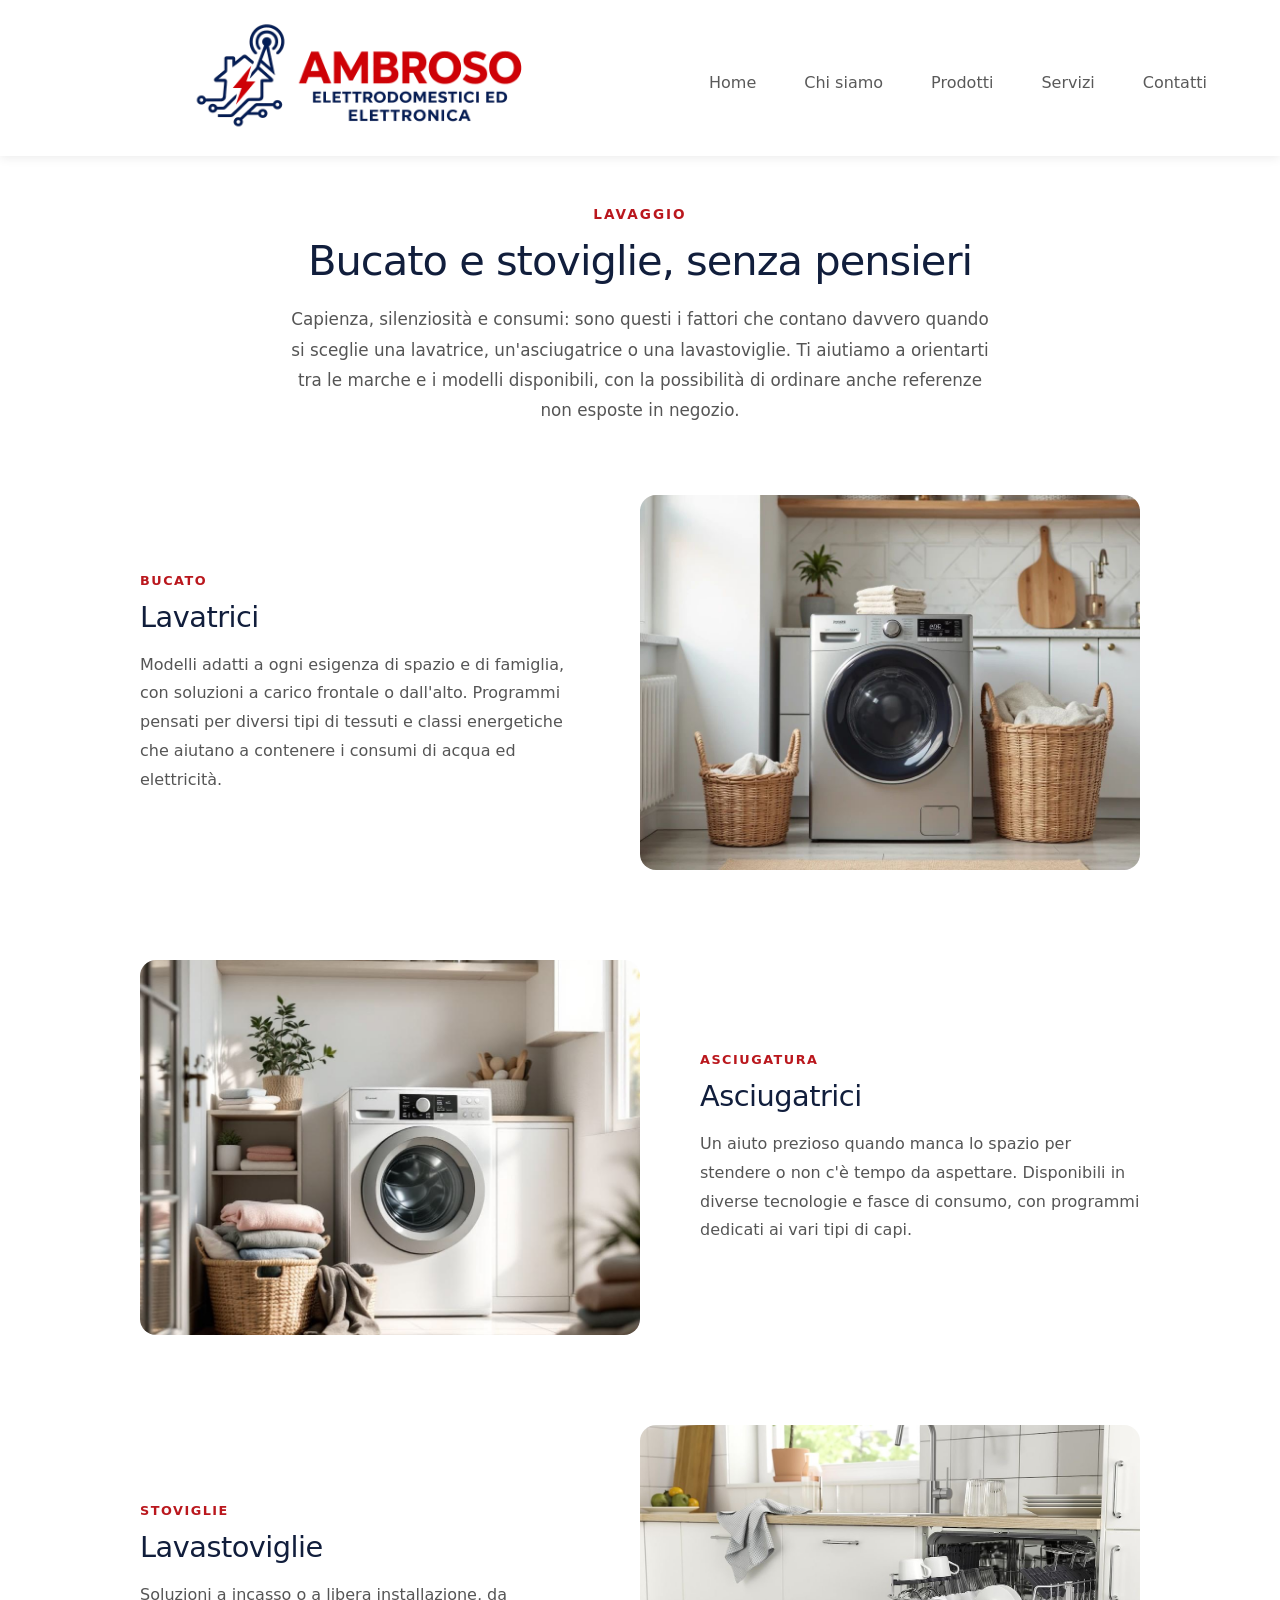
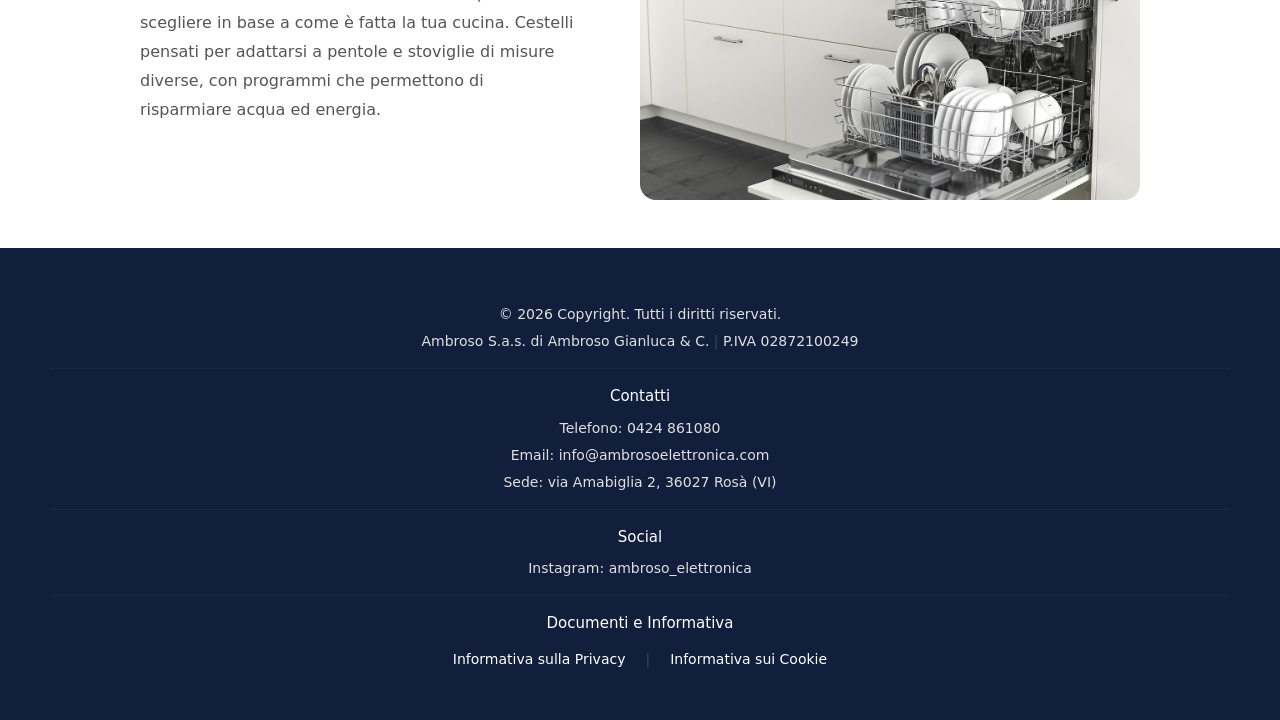
<file: lavatrici.html>
<!DOCTYPE html>
<html lang="it">
<head>
    <meta charset="UTF-8">
    <meta name="viewport" content="width=device-width, initial-scale=1.0">
    <title>Lavaggio</title>
    <link rel="icon" type="image/png" href="favicon1.png">

    <!-- Bootstrap -->
    <link href="https://cdn.jsdelivr.net/npm/bootstrap@5.3.8/dist/css/bootstrap.min.css" rel="stylesheet" integrity="sha384-sRIl4kxILFvY47J16cr9ZwB07vP4J8+LH7qKQnuqkuIAvNWLzeN8tE5YBujZqJLB" crossorigin="anonymous">

    <!-- CSS del sito (va DOPO Bootstrap per poterlo sovrascrivere) -->
    <link rel="stylesheet" href="style.css">
</head>
<body>

    <!-- ===================== NAVBAR ===================== -->
    <nav class="navbar navbar-expand-md sticky-top">
        <a href="index.html" class="navbar-logo-link" aria-label="Vai alla home">
            <img src="logo.png" id="logo" alt="Ambroso Elettrodomestici">
        </a>
        <button class="navbar-toggler" type="button" data-bs-toggle="collapse" data-bs-target="#navbarNav"
                aria-controls="navbarNav" aria-expanded="false" aria-label="Toggle navigation">
            <span class="navbar-toggler-icon"></span>
        </button>
        <div class="collapse navbar-collapse" id="navbarNav">
            <ul class="navbar-nav">
                <li class="nav-item mx-3 nav-home-item">
                    <a class="nav-link" href="index.html">Home</a>
                </li>
                <li class="nav-item mx-3">
                    <a class="nav-link" href="index.html#cta-storia">Chi siamo</a>
                </li>
                <li class="nav-item mx-3">
                    <a class="nav-link" href="index.html#prodotti">Prodotti</a>
                </li>
                <li class="nav-item mx-3">
                    <a class="nav-link" href="index.html#servizi">Servizi</a>
                </li>
                <li class="nav-item mx-3">
                    <a class="nav-link" href="#footer">Contatti</a>
                </li>
            </ul>
        </div>
    </nav>
        
    <!-- ===================== CONTENUTO ===================== -->
    <main class="container py-5">
 
        <!-- Intro breve della categoria -->
        <div class="categoria-intro">
            <span class="eyebrow">Lavaggio</span>
            <h1>Bucato e stoviglie, senza pensieri</h1>
            <p>
                Capienza, silenziosità e consumi: sono questi i fattori che contano davvero quando si
                sceglie una lavatrice, un'asciugatrice o una lavastoviglie. Ti aiutiamo a orientarti tra
                le marche e i modelli disponibili, con la possibilità di ordinare anche referenze non
                esposte in negozio.
            </p>
        </div>
 
        <!-- Tipologia 1: immagine a sinistra, testo a destra (automatico) -->
        <div class="tipologia-row">
            <div class="tipologia-media">
                <img src="lavatrix.JPG" alt="Lavatrice">
            </div>
            <div class="tipologia-content">
                <span class="tipologia-eyebrow">Bucato</span>
                <h2>Lavatrici</h2>
                <p>
                    Modelli adatti a ogni esigenza di spazio e di famiglia, con soluzioni a carico
                    frontale o dall'alto. Programmi pensati per diversi tipi di tessuti e classi
                    energetiche che aiutano a contenere i consumi di acqua ed elettricità.
                </p>
            </div>
        </div>
 
        <!-- Tipologia 2: si inverte da sola (immagine a destra, testo a sinistra) -->
        <div class="tipologia-row">
            <div class="tipologia-media">
                <img src="asciugatrice.JPG" alt="Asciugatrice">
            </div>
            <div class="tipologia-content">
                <span class="tipologia-eyebrow">Asciugatura</span>
                <h2>Asciugatrici</h2>
                <p>
                    Un aiuto prezioso quando manca lo spazio per stendere o non c'è tempo da
                    aspettare. Disponibili in diverse tecnologie e fasce di consumo, con programmi
                    dedicati ai vari tipi di capi.
                </p>
            </div>
        </div>
 
        <!-- Tipologia 3: torna a sinistra da sola -->
        <div class="tipologia-row">
            <div class="tipologia-media">
                <img src="lavastoviglie.JPG" alt="Lavastoviglie">
            </div>
            <div class="tipologia-content">
                <span class="tipologia-eyebrow">Stoviglie</span>
                <h2>Lavastoviglie</h2>
                <p>
                    Soluzioni a incasso o a libera installazione, da scegliere in base a come è
                    fatta la tua cucina. Cestelli pensati per adattarsi a pentole e stoviglie di
                    misure diverse, con programmi che permettono di risparmiare acqua ed energia.
                </p>
            </div>
        </div>
 
        <!-- Per aggiungere un'altra tipologia: copia uno dei blocchi
             .tipologia-row sopra e cambia immagine/testi. L'alternanza
             sinistra/destra si sistema da sola, non serve toccarla. -->
 
    </main>

    <!-- ===================== FOOTER ===================== -->
    <footer id="footer">
        <div class="footer-content">
            <p>© 2026 Copyright. Tutti i diritti riservati.</p>
            <p class="footer-iva-row">
                <span>Ambroso S.a.s. di Ambroso Gianluca &amp; C.</span>
                <span class="separator-light">|</span>
                <span>P.IVA 02872100249</span>
            </p>
            <hr>
            <p><strong>Contatti</strong></p>
            <p>Telefono: 0424 861080</p>
            <p>Email: info@ambrosoelettronica.com</p>
            <p>Sede: via Amabiglia 2, 36027 Rosà (VI)</p>
            <hr>
            <p><strong>Social</strong></p>
            <p>Instagram: ambroso_elettronica</p>
            <hr>
            <p><strong>Documenti e Informativa</strong></p>

            <div class="footer-legal">
                <a href="privacy.html">Informativa sulla Privacy</a>
                <span class="separator-light">|</span>
                <a href="cookie.html">Informativa sui Cookie</a>
            </div>
        </div>
    </footer>

    <!-- ===================== SCRIPT ===================== -->
    <script src="https://cdn.jsdelivr.net/npm/bootstrap@5.3.8/dist/js/bootstrap.bundle.min.js"></script>
    <script src="script.js"></script>
</body>
</html>
</file>
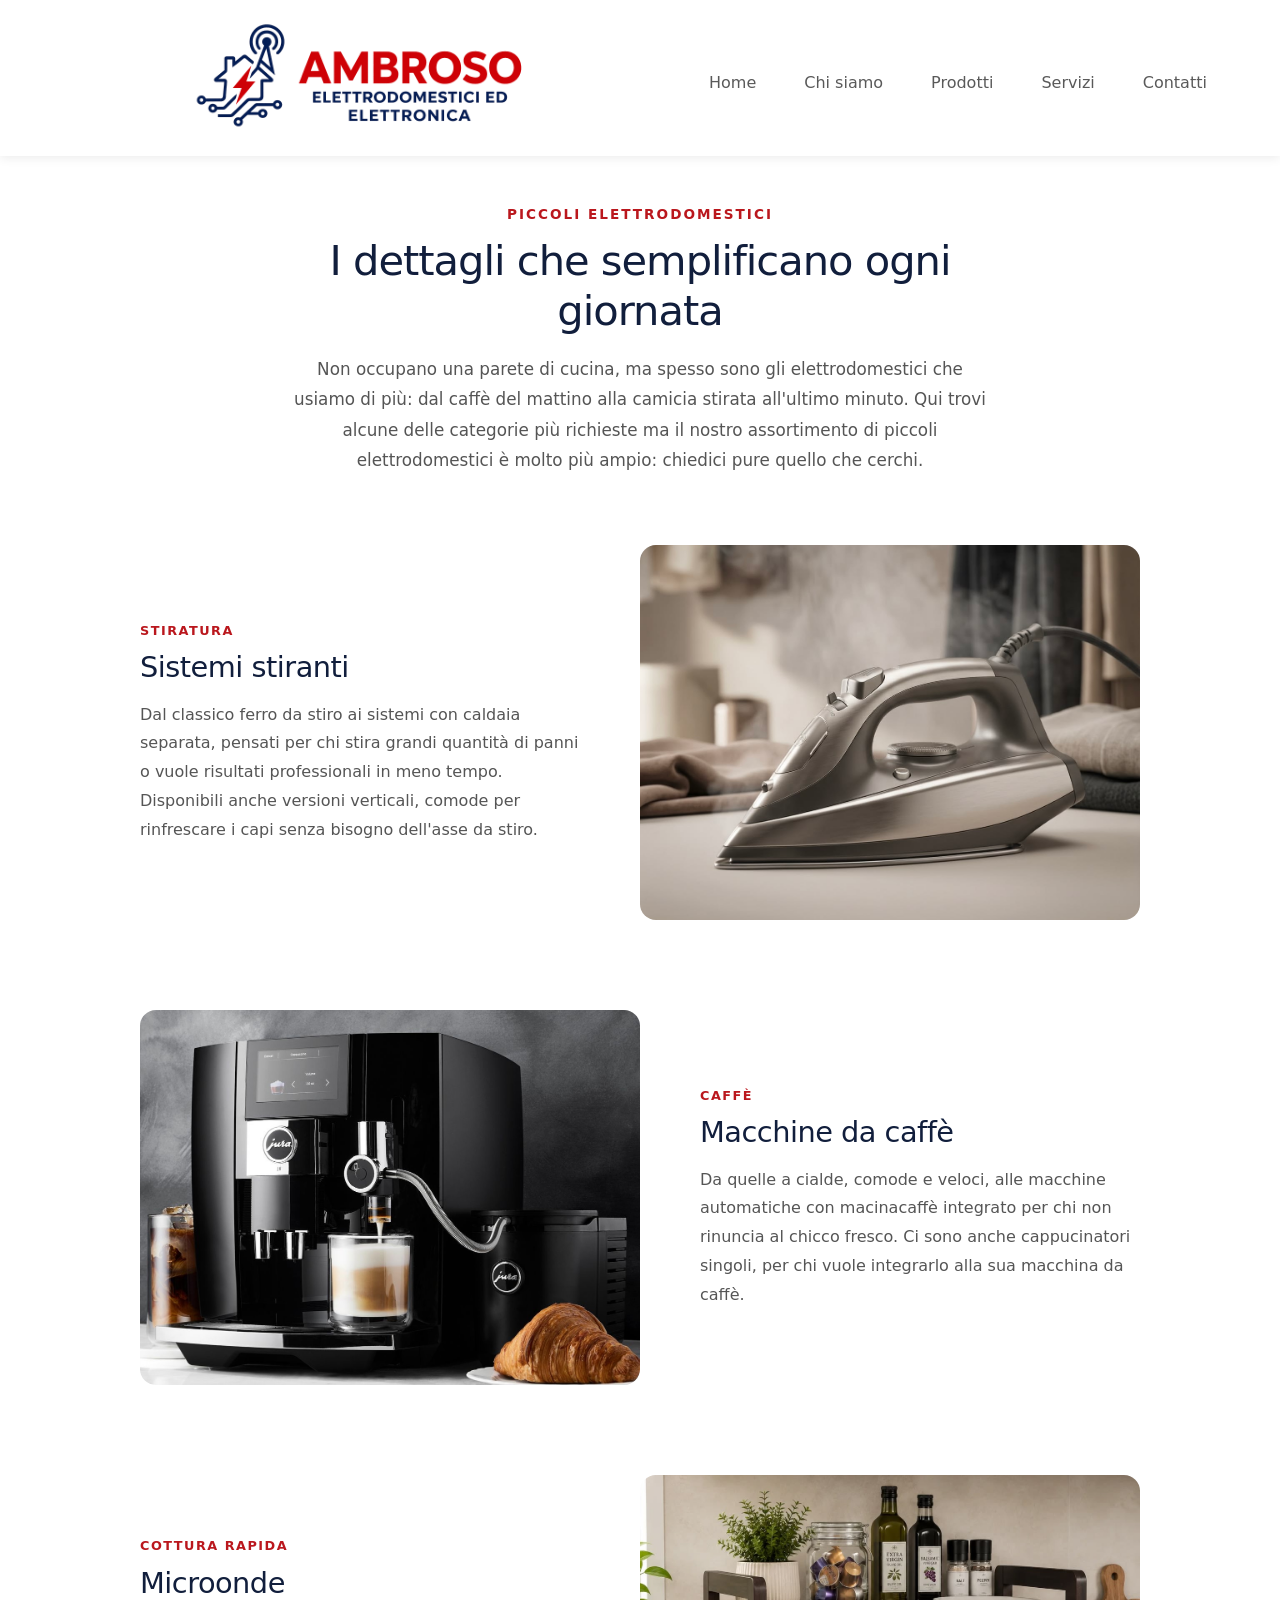
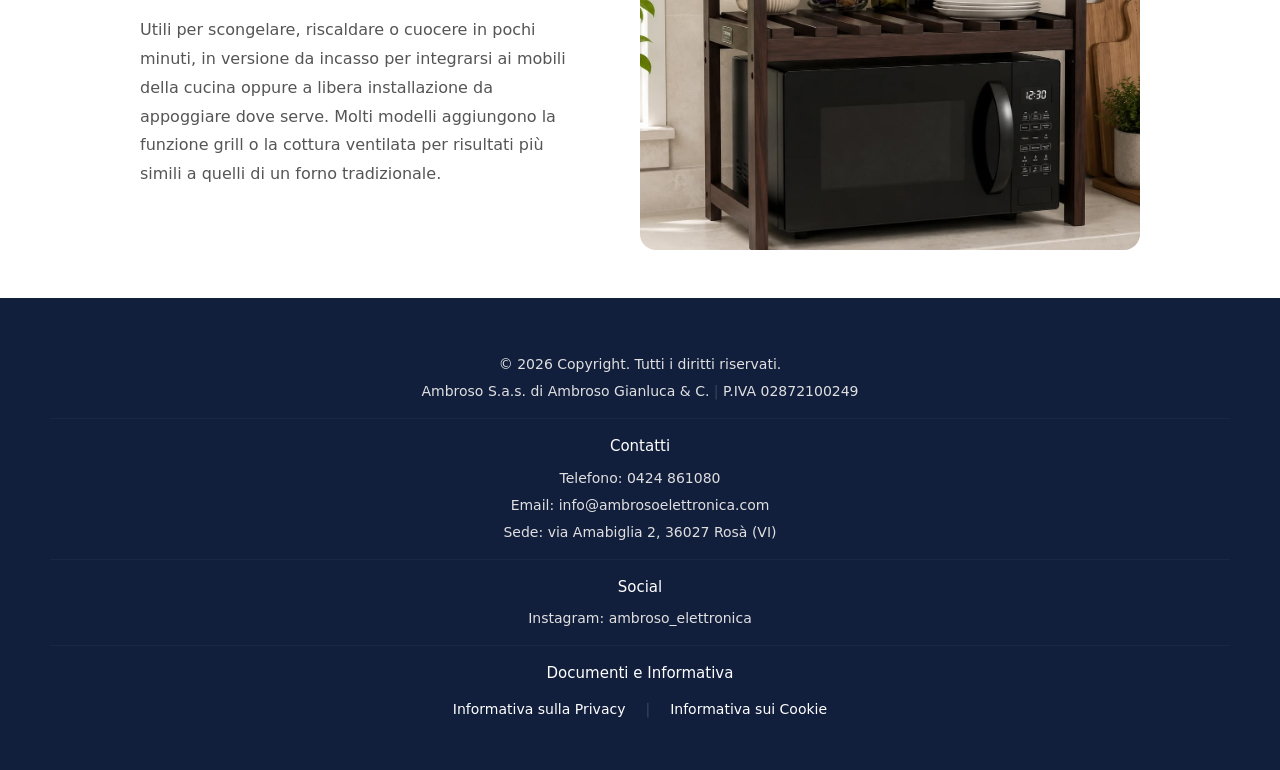
<file: piccoli.html>
<!DOCTYPE html>
<html lang="it">
<head>
    <meta charset="UTF-8">
    <meta name="viewport" content="width=device-width, initial-scale=1.0">
    <title>Piccoli Elettrodomestici</title>
    <link rel="icon" type="image/png" href="favicon1.png">

    <!-- Bootstrap -->
    <link href="https://cdn.jsdelivr.net/npm/bootstrap@5.3.8/dist/css/bootstrap.min.css" rel="stylesheet" integrity="sha384-sRIl4kxILFvY47J16cr9ZwB07vP4J8+LH7qKQnuqkuIAvNWLzeN8tE5YBujZqJLB" crossorigin="anonymous">

    <!-- CSS del sito (va DOPO Bootstrap per poterlo sovrascrivere) -->
    <link rel="stylesheet" href="style.css">
</head>
<body>

    <!-- ===================== NAVBAR ===================== -->
    <nav class="navbar navbar-expand-md sticky-top">
        <a href="index.html" class="navbar-logo-link" aria-label="Vai alla home">
            <img src="logo.png" id="logo" alt="Ambroso Elettrodomestici">
        </a>
        <button class="navbar-toggler" type="button" data-bs-toggle="collapse" data-bs-target="#navbarNav"
                aria-controls="navbarNav" aria-expanded="false" aria-label="Toggle navigation">
            <span class="navbar-toggler-icon"></span>
        </button>
        <div class="collapse navbar-collapse" id="navbarNav">
            <ul class="navbar-nav">
                <li class="nav-item mx-3 nav-home-item">
                    <a class="nav-link" href="index.html">Home</a>
                </li>
                <li class="nav-item mx-3">
                    <a class="nav-link" href="index.html#cta-storia">Chi siamo</a>
                </li>
                <li class="nav-item mx-3">
                    <a class="nav-link" href="index.html#prodotti">Prodotti</a>
                </li>
                <li class="nav-item mx-3">
                    <a class="nav-link" href="index.html#servizi">Servizi</a>
                </li>
                <li class="nav-item mx-3">
                    <a class="nav-link" href="#footer">Contatti</a>
                </li>
            </ul>
        </div>
    </nav>
        
    <!-- ===================== CONTENUTO ===================== -->
    <main class="container py-5">
 
        <!-- Intro breve della categoria -->
        <div class="categoria-intro">
            <span class="eyebrow">Piccoli elettrodomestici</span>
            <h1>I dettagli che semplificano ogni giornata</h1>
            <p>
                Non occupano una parete di cucina, ma spesso sono gli elettrodomestici che usiamo
                di più: dal caffè del mattino alla camicia stirata all'ultimo minuto. Qui trovi
                alcune delle categorie più richieste ma il nostro assortimento di piccoli elettrodomestici è molto più ampio:
                chiedici pure quello che cerchi.
            </p>
        </div>
 
        <!-- Tipologia 1: immagine a sinistra, testo a destra (automatico) -->
        <div class="tipologia-row">
            <div class="tipologia-media">
                <img src="stiro.jpg" alt="Sistemi stiranti">
            </div>
            <div class="tipologia-content">
                <span class="tipologia-eyebrow">Stiratura</span>
                <h2>Sistemi stiranti</h2>
                <p>
                    Dal classico ferro da stiro ai sistemi con caldaia separata, pensati per chi
                    stira grandi quantità di panni o vuole risultati professionali in meno tempo.
                    Disponibili anche versioni verticali, comode per rinfrescare i capi senza
                    bisogno dell'asse da stiro.
                </p>
            </div>
        </div>
 
        <!-- Tipologia 2: si inverte da sola (immagine a destra, testo a sinistra) -->
        <div class="tipologia-row">
            <div class="tipologia-media">
                <img src="caffe.JPG" alt="Macchine da caffè">
            </div>
            <div class="tipologia-content">
                <span class="tipologia-eyebrow">Caffè</span>
                <h2>Macchine da caffè</h2>
                <p>
                    Da quelle a cialde, comode e veloci, alle macchine automatiche con macinacaffè
                    integrato per chi non rinuncia al chicco fresco. Ci sono anche cappucinatori singoli, 
                    per chi vuole integrarlo alla sua macchina da caffè.
                </p>
            </div>
        </div>
 
        <!-- Tipologia 3: torna a sinistra da sola -->
        <div class="tipologia-row">
            <div class="tipologia-media">
                <img src="microonde.JPG" alt="Forno a microonde">
            </div>
            <div class="tipologia-content">
                <span class="tipologia-eyebrow">Cottura rapida</span>
                <h2>Microonde</h2>
                <p>
                    Utili per scongelare, riscaldare o cuocere in pochi minuti, in versione da
                    incasso per integrarsi ai mobili della cucina oppure a libera installazione da
                    appoggiare dove serve. Molti modelli aggiungono la funzione grill o la cottura
                    ventilata per risultati più simili a quelli di un forno tradizionale.
                </p>
            </div>
        </div>
 
        <!-- Per aggiungere un'altra tipologia: copia uno dei blocchi
             .tipologia-row sopra e cambia immagine/testi. L'alternanza
             sinistra/destra si sistema da sola, non serve toccarla. -->
 
    </main>

    <!-- ===================== FOOTER ===================== -->
    <footer id="footer">
        <div class="footer-content">
            <p>© 2026 Copyright. Tutti i diritti riservati.</p>
            <p class="footer-iva-row">
                <span>Ambroso S.a.s. di Ambroso Gianluca &amp; C.</span>
                <span class="separator-light">|</span>
                <span>P.IVA 02872100249</span>
            </p>
            <hr>
            <p><strong>Contatti</strong></p>
            <p>Telefono: 0424 861080</p>
            <p>Email: info@ambrosoelettronica.com</p>
            <p>Sede: via Amabiglia 2, 36027 Rosà (VI)</p>
            <hr>
            <p><strong>Social</strong></p>
            <p>Instagram: ambroso_elettronica</p>
            <hr>
            <p><strong>Documenti e Informativa</strong></p>

            <div class="footer-legal">
                <a href="privacy.html">Informativa sulla Privacy</a>
                <span class="separator-light">|</span>
                <a href="cookie.html">Informativa sui Cookie</a>
            </div>
        </div>
    </footer>

    <!-- ===================== SCRIPT ===================== -->
    <script src="https://cdn.jsdelivr.net/npm/bootstrap@5.3.8/dist/js/bootstrap.bundle.min.js"></script>
    <script src="script.js"></script>
</body>
</html>
</file>
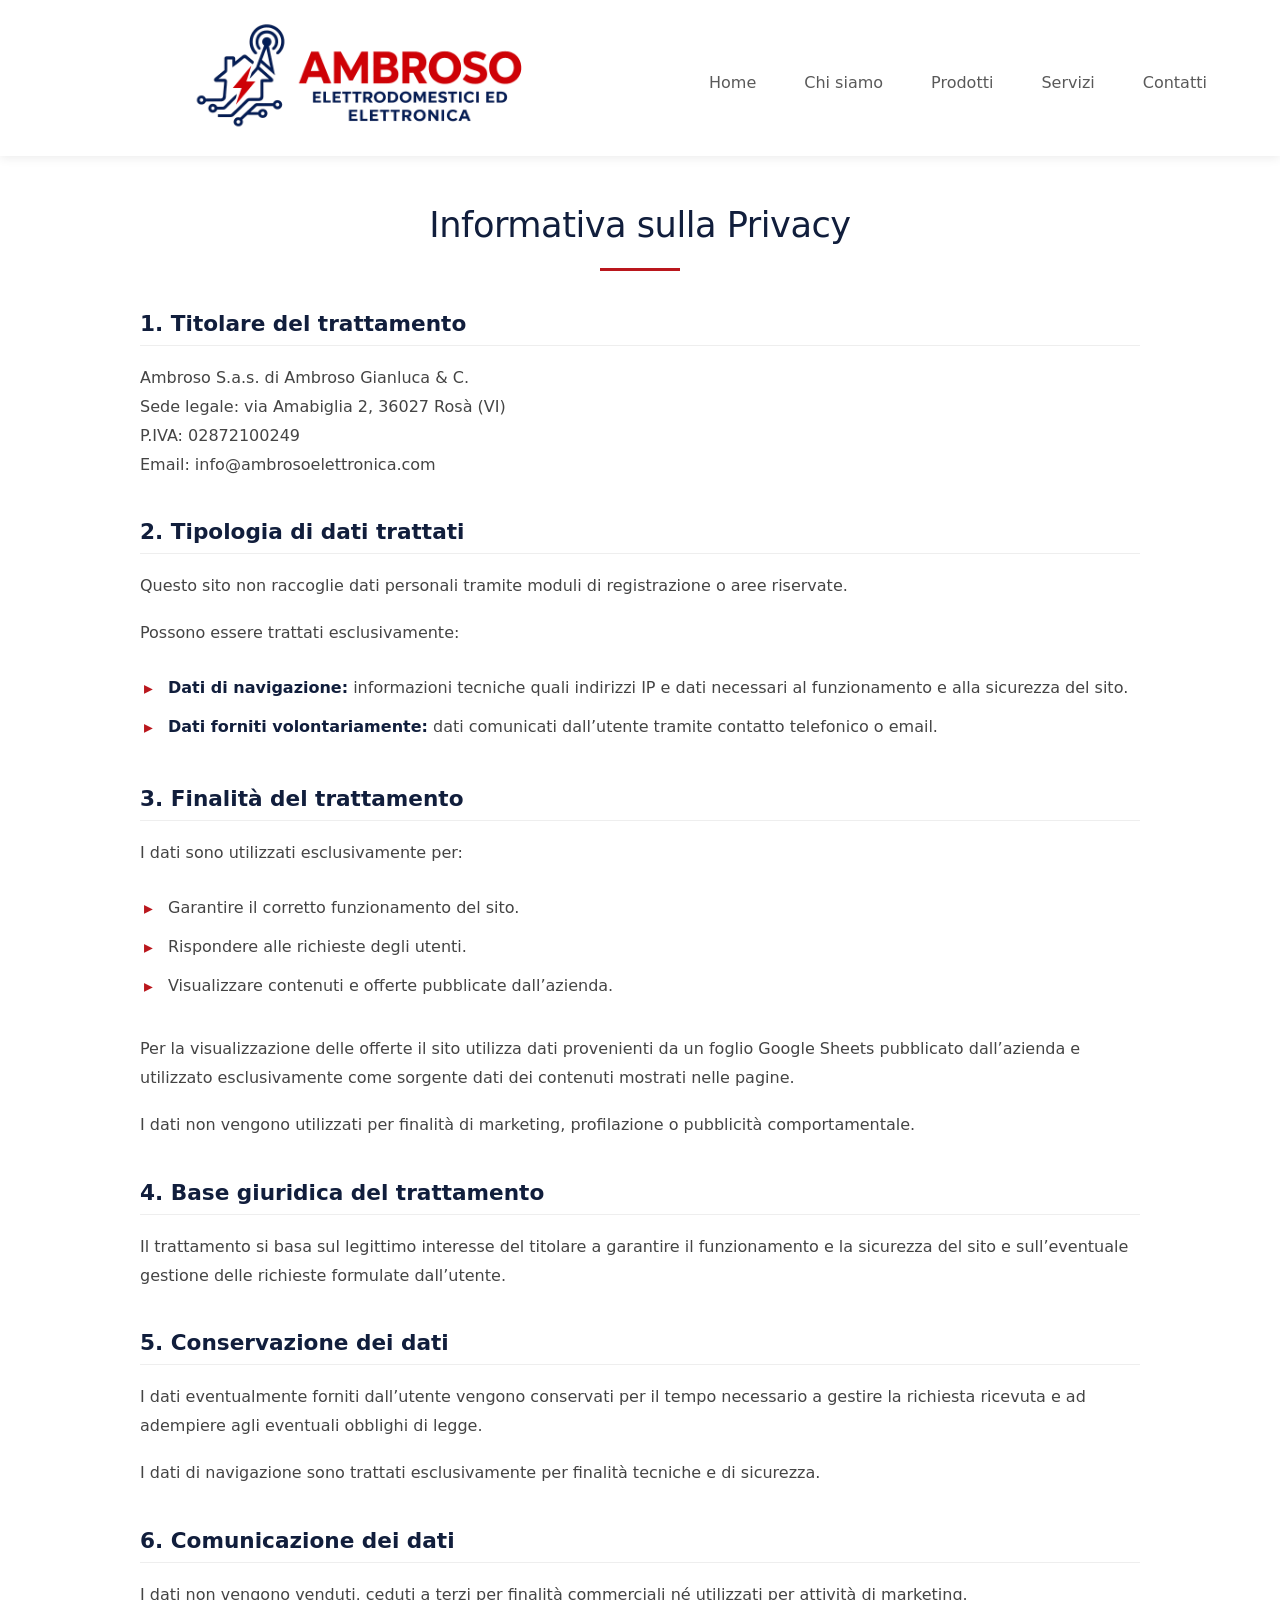
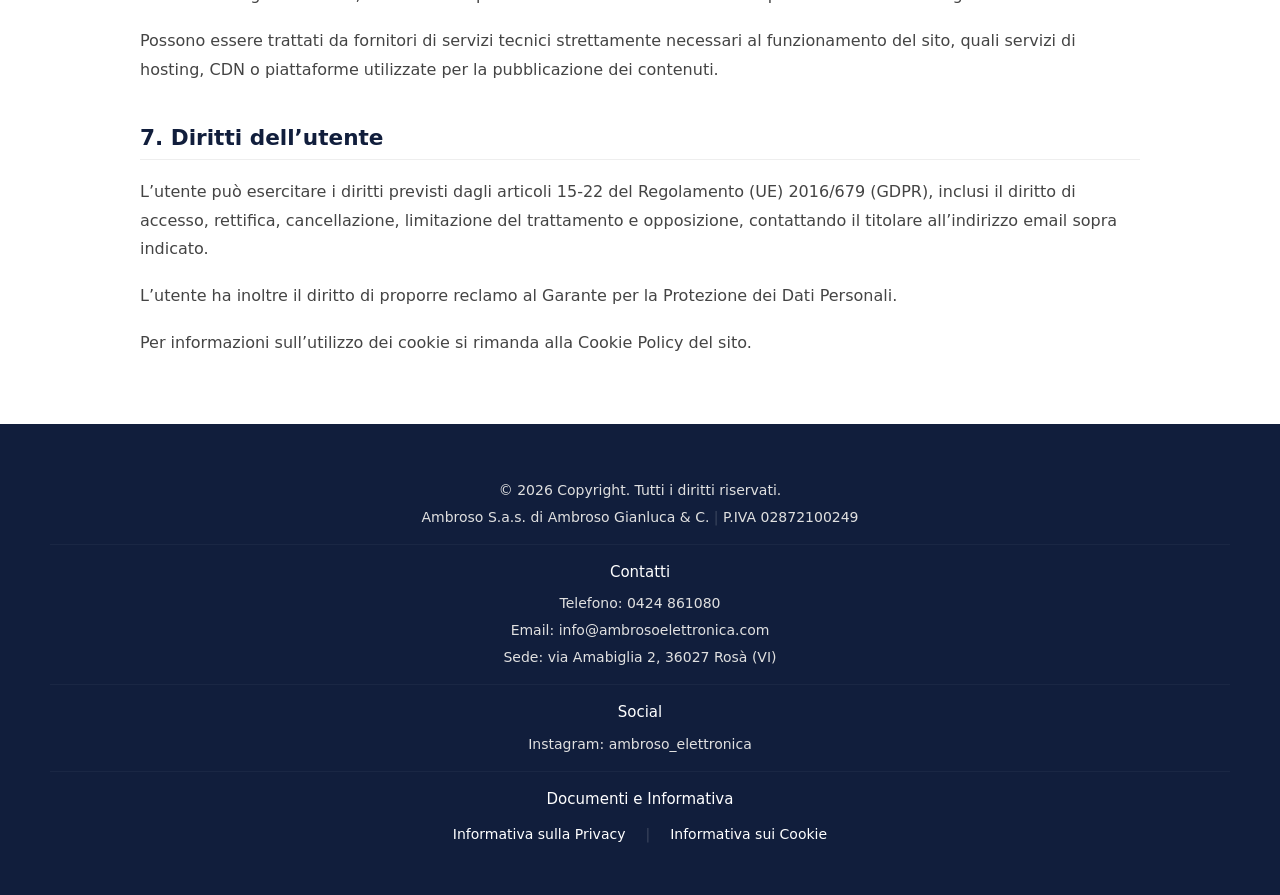
<file: privacy.html>
<!DOCTYPE html>
<html lang="it">
<head>
    <meta charset="UTF-8">
    <meta name="viewport" content="width=device-width, initial-scale=1.0">
    <title>Privacy Policy</title>
    <link rel="icon" type="image/png" href="favicon1.png">

    <!-- Bootstrap -->
    <link href="https://cdn.jsdelivr.net/npm/bootstrap@5.3.8/dist/css/bootstrap.min.css" rel="stylesheet" integrity="sha384-sRIl4kxILFvY47J16cr9ZwB07vP4J8+LH7qKQnuqkuIAvNWLzeN8tE5YBujZqJLB" crossorigin="anonymous">

    <!-- CSS del sito (va DOPO Bootstrap per poterlo sovrascrivere) -->
    <link rel="stylesheet" href="style.css">
</head>
<body>

    <!-- ===================== NAVBAR ===================== -->
    <nav class="navbar navbar-expand-md sticky-top">
        <a href="index.html" class="navbar-logo-link" aria-label="Vai alla home">
            <img src="logo.png" id="logo" alt="Ambroso Elettrodomestici">
        </a>
        <button class="navbar-toggler" type="button" data-bs-toggle="collapse" data-bs-target="#navbarNav"
                aria-controls="navbarNav" aria-expanded="false" aria-label="Toggle navigation">
            <span class="navbar-toggler-icon"></span>
        </button>
        <div class="collapse navbar-collapse" id="navbarNav">
            <ul class="navbar-nav">
                <li class="nav-item mx-3 nav-home-item">
                    <a class="nav-link" href="index.html">Home</a>
                </li>
                <li class="nav-item mx-3">
                    <a class="nav-link" href="index.html#cta-storia">Chi siamo</a>
                </li>
                <li class="nav-item mx-3">
                    <a class="nav-link" href="index.html#prodotti">Prodotti</a>
                </li>
                <li class="nav-item mx-3">
                    <a class="nav-link" href="index.html#servizi">Servizi</a>
                </li>
                <li class="nav-item mx-3">
                    <a class="nav-link" href="#footer">Contatti</a>
                </li>
            </ul>
        </div>
    </nav>
    
    <!-- ===================== CONTENUTO ===================== -->
        <main class="container py-5">
            <h1 class="section-title-secondary">Informativa sulla Privacy</h1>
            <h3>1. Titolare del trattamento</h3>
                <p>
                    Ambroso S.a.s. di Ambroso Gianluca & C.<br>
                    Sede legale: via Amabiglia 2, 36027 Rosà (VI)<br>
                    P.IVA: 02872100249<br>
                    Email: info@ambrosoelettronica.com
                </p>
            <h3>2. Tipologia di dati trattati</h3>
                <p>
                    Questo sito non raccoglie dati personali tramite moduli di registrazione o aree riservate.
                </p>
                <p>
                    Possono essere trattati esclusivamente:
                </p>
                <ul>
                    <li><strong>Dati di navigazione:</strong> informazioni tecniche quali indirizzi IP e dati necessari al funzionamento e alla sicurezza del sito.</li>
                    <li><strong>Dati forniti volontariamente:</strong> dati comunicati dall’utente tramite contatto telefonico o email.</li>
                </ul>
            <h3>3. Finalità del trattamento</h3>
                <p>I dati sono utilizzati esclusivamente per:</p>
                <ul>
                    <li>Garantire il corretto funzionamento del sito.</li>
                    <li>Rispondere alle richieste degli utenti.</li>
                    <li>Visualizzare contenuti e offerte pubblicate dall’azienda.</li>
                </ul>
                <p>
                    Per la visualizzazione delle offerte il sito utilizza dati provenienti da un foglio Google Sheets pubblicato dall’azienda e utilizzato esclusivamente come sorgente dati dei contenuti mostrati nelle pagine.
                </p>
                <p>
                    I dati non vengono utilizzati per finalità di marketing, profilazione o pubblicità comportamentale.
                </p>
            <h3>4. Base giuridica del trattamento</h3>
                <p>
                    Il trattamento si basa sul legittimo interesse del titolare a garantire il funzionamento e la sicurezza del sito e sull’eventuale gestione delle richieste formulate dall’utente.
                </p>
            <h3>5. Conservazione dei dati</h3>
                <p>
                    I dati eventualmente forniti dall’utente vengono conservati per il tempo necessario a gestire la richiesta ricevuta e ad adempiere agli eventuali obblighi di legge.
                </p>
                <p>
                    I dati di navigazione sono trattati esclusivamente per finalità tecniche e di sicurezza.
                </p>
            <h3>6. Comunicazione dei dati</h3>
                <p>
                    I dati non vengono venduti, ceduti a terzi per finalità commerciali né utilizzati per attività di marketing.
                </p>
                <p>
                    Possono essere trattati da fornitori di servizi tecnici strettamente necessari al funzionamento del sito, quali servizi di hosting, CDN o piattaforme utilizzate per la pubblicazione dei contenuti.
                </p>
            <h3>7. Diritti dell’utente</h3>
                <p>
                    L’utente può esercitare i diritti previsti dagli articoli 15-22 del Regolamento (UE) 2016/679 (GDPR), inclusi il diritto di accesso, rettifica, cancellazione, limitazione del trattamento e opposizione, contattando il titolare all’indirizzo email sopra indicato.
                </p>
                <p>
                    L’utente ha inoltre il diritto di proporre reclamo al Garante per la Protezione dei Dati Personali.
                </p>
                <p>
                    Per informazioni sull’utilizzo dei cookie si rimanda alla Cookie Policy del sito.
                </p>
        </main>

        <!-- ===================== FOOTER ===================== -->
    <footer id="footer">
        <div class="footer-content">
            <p>© 2026 Copyright. Tutti i diritti riservati.</p>
            <p class="footer-iva-row">
                <span>Ambroso S.a.s. di Ambroso Gianluca &amp; C.</span>
                <span class="separator-light">|</span>
                <span>P.IVA 02872100249</span>
            </p>
            <hr>
            <p><strong>Contatti</strong></p>
            <p>Telefono: 0424 861080</p>
            <p>Email: info@ambrosoelettronica.com</p>
            <p>Sede: via Amabiglia 2, 36027 Rosà (VI)</p>
            <hr>
            <p><strong>Social</strong></p>
            <p>Instagram: ambroso_elettronica</p>
            <hr>
            <p><strong>Documenti e Informativa</strong></p>

            <div class="footer-legal">
                <a href="privacy.html">Informativa sulla Privacy</a>
                <span class="separator-light">|</span>
                <a href="cookie.html">Informativa sui Cookie</a>
            </div>
        </div>
    </footer>

    <!-- ===================== SCRIPT ===================== -->
    <script src="https://cdn.jsdelivr.net/npm/bootstrap@5.3.8/dist/js/bootstrap.bundle.min.js"></script>
    <script src="script.js"></script>
</body>
</html>
</file>
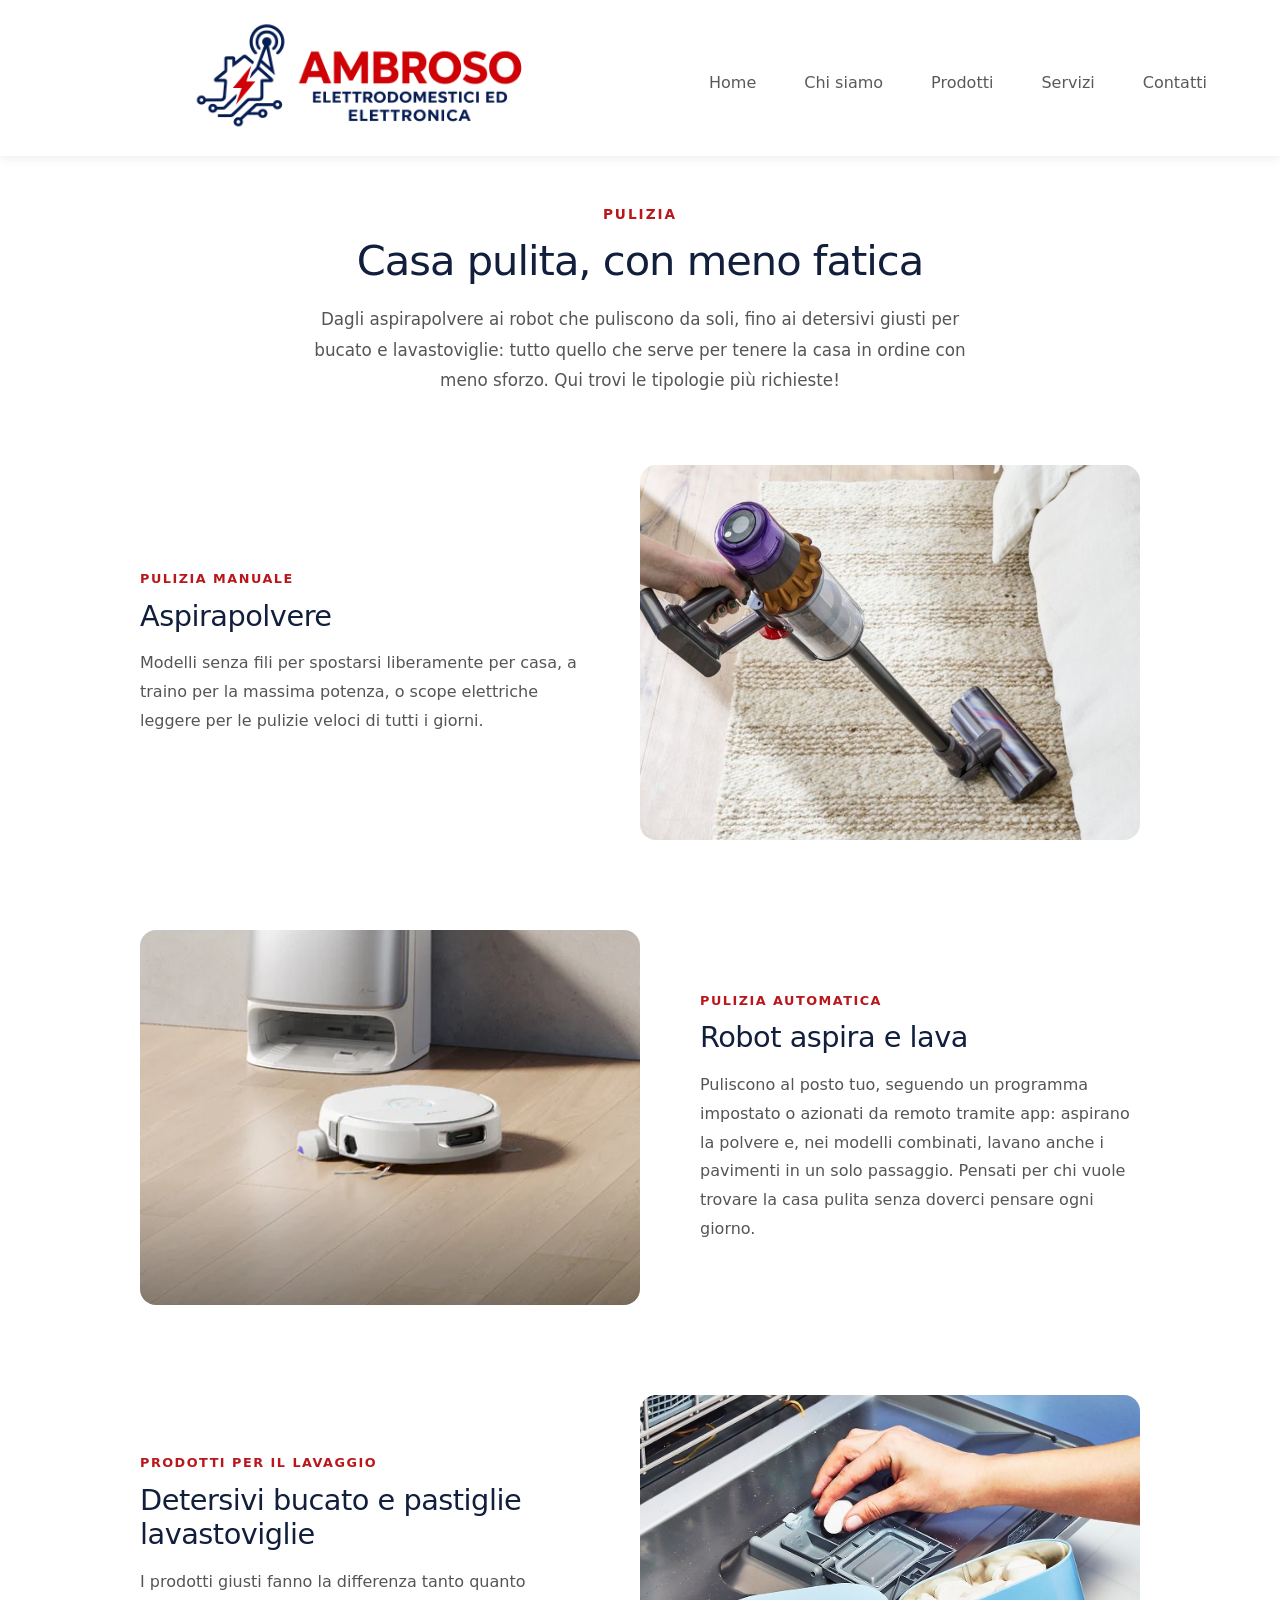
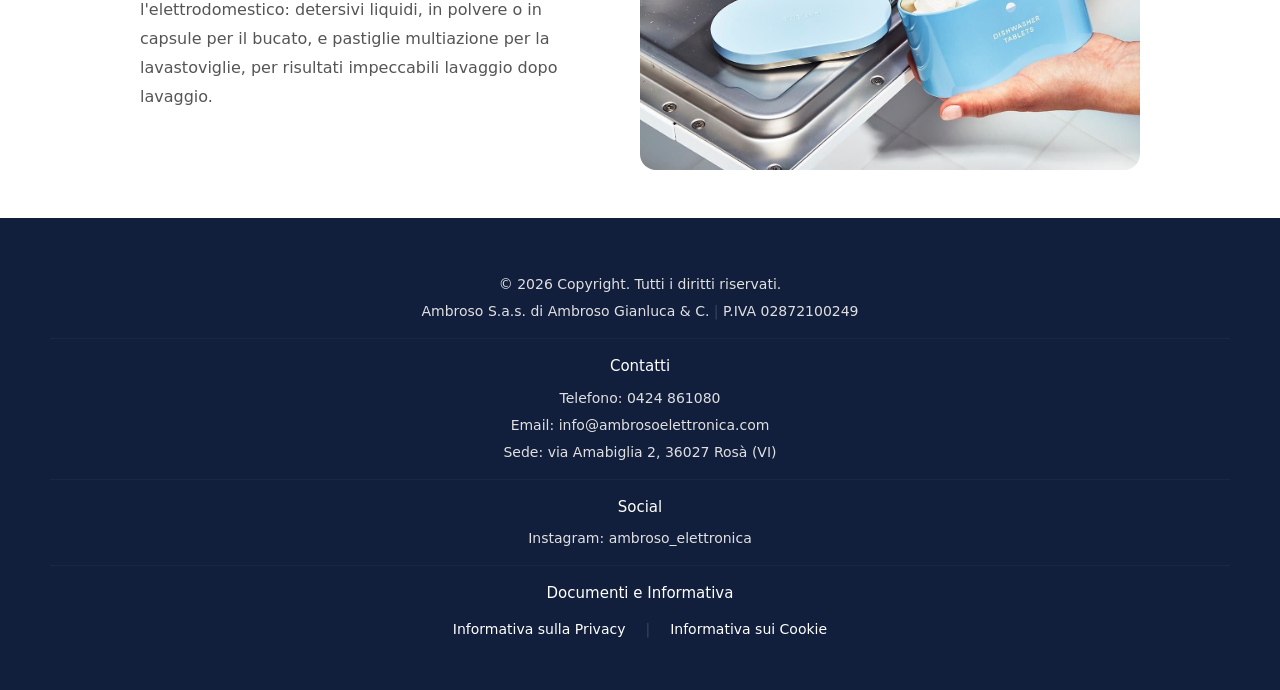
<file: pulizia.html>
<!DOCTYPE html>
<html lang="it">
<head>
    <meta charset="UTF-8">
    <meta name="viewport" content="width=device-width, initial-scale=1.0">
    <title>Pulizia</title>
    <link rel="icon" type="image/png" href="favicon1.png">

    <!-- Bootstrap -->
    <link href="https://cdn.jsdelivr.net/npm/bootstrap@5.3.8/dist/css/bootstrap.min.css" rel="stylesheet" integrity="sha384-sRIl4kxILFvY47J16cr9ZwB07vP4J8+LH7qKQnuqkuIAvNWLzeN8tE5YBujZqJLB" crossorigin="anonymous">

    <!-- CSS del sito (va DOPO Bootstrap per poterlo sovrascrivere) -->
    <link rel="stylesheet" href="style.css">
</head>
<body>

    <!-- ===================== NAVBAR ===================== -->
    <nav class="navbar navbar-expand-md sticky-top">
        <a href="index.html" class="navbar-logo-link" aria-label="Vai alla home">
            <img src="logo.png" id="logo" alt="Ambroso Elettrodomestici">
        </a>
        <button class="navbar-toggler" type="button" data-bs-toggle="collapse" data-bs-target="#navbarNav"
                aria-controls="navbarNav" aria-expanded="false" aria-label="Toggle navigation">
            <span class="navbar-toggler-icon"></span>
        </button>
        <div class="collapse navbar-collapse" id="navbarNav">
            <ul class="navbar-nav">
                <li class="nav-item mx-3 nav-home-item">
                    <a class="nav-link" href="index.html">Home</a>
                </li>
                <li class="nav-item mx-3">
                    <a class="nav-link" href="index.html#cta-storia">Chi siamo</a>
                </li>
                <li class="nav-item mx-3">
                    <a class="nav-link" href="index.html#prodotti">Prodotti</a>
                </li>
                <li class="nav-item mx-3">
                    <a class="nav-link" href="index.html#servizi">Servizi</a>
                </li>
                <li class="nav-item mx-3">
                    <a class="nav-link" href="#footer">Contatti</a>
                </li>
            </ul>
        </div>
    </nav>
        
    <!-- ===================== CONTENUTO ===================== -->
    <main class="container py-5">
 
        <!-- Intro breve della categoria -->
        <div class="categoria-intro">
            <span class="eyebrow">Pulizia</span>
            <h1>Casa pulita, con meno fatica</h1>
            <p>
                Dagli aspirapolvere ai robot che puliscono da soli, fino ai detersivi giusti per
                bucato e lavastoviglie: tutto quello che serve per tenere la casa in ordine con meno
                sforzo. Qui trovi le tipologie più richieste!
            </p>
        </div>
 
        <!-- Tipologia 1: immagine a sinistra, testo a destra (automatico) -->
        <div class="tipologia-row">
            <div class="tipologia-media">
                <img src="asprpapolverex.JPG" alt="Aspirapolvere">
            </div>
            <div class="tipologia-content">
                <span class="tipologia-eyebrow">Pulizia manuale</span>
                <h2>Aspirapolvere</h2>
                <p>
                    Modelli senza fili per spostarsi liberamente
                    per casa, a traino per la massima potenza, o scope elettriche leggere per le
                    pulizie veloci di tutti i giorni.
                </p>
            </div>
        </div>
 
        <!-- Tipologia 2: si inverte da sola (immagine a destra, testo a sinistra) -->
        <div class="tipologia-row">
            <div class="tipologia-media">
                <img src="robot.webp" alt="Robot aspirapolvere e lavapavimenti">
            </div>
            <div class="tipologia-content">
                <span class="tipologia-eyebrow">Pulizia automatica</span>
                <h2>Robot aspira e lava</h2>
                <p>
                    Puliscono al posto tuo, seguendo un programma impostato o azionati da remoto
                    tramite app: aspirano la polvere e, nei modelli combinati, lavano anche i
                    pavimenti in un solo passaggio. Pensati per chi vuole trovare la casa pulita
                    senza doverci pensare ogni giorno.
                </p>
            </div>
        </div>
 
        <!-- Tipologia 3: torna a sinistra da sola -->
        <div class="tipologia-row">
            <div class="tipologia-media">
                <img src="detersivi.JPG" alt="Detersivi per bucato e pastiglie per lavastoviglie">
            </div>
            <div class="tipologia-content">
                <span class="tipologia-eyebrow">Prodotti per il lavaggio</span>
                <h2>Detersivi bucato e pastiglie lavastoviglie</h2>
                <p>
                    I prodotti giusti fanno la differenza tanto quanto l'elettrodomestico: detersivi
                    liquidi, in polvere o in capsule per il bucato, e pastiglie multiazione per la
                    lavastoviglie, per risultati impeccabili lavaggio dopo lavaggio.
                </p>
            </div>
        </div>
 
        <!-- Per aggiungere un'altra tipologia: copia uno dei blocchi
             .tipologia-row sopra e cambia immagine/testi. L'alternanza
             sinistra/destra si sistema da sola, non serve toccarla. -->
 
    </main>

    <!-- ===================== FOOTER ===================== -->
    <footer id="footer">
        <div class="footer-content">
            <p>© 2026 Copyright. Tutti i diritti riservati.</p>
            <p class="footer-iva-row">
                <span>Ambroso S.a.s. di Ambroso Gianluca &amp; C.</span>
                <span class="separator-light">|</span>
                <span>P.IVA 02872100249</span>
            </p>
            <hr>
            <p><strong>Contatti</strong></p>
            <p>Telefono: 0424 861080</p>
            <p>Email: info@ambrosoelettronica.com</p>
            <p>Sede: via Amabiglia 2, 36027 Rosà (VI)</p>
            <hr>
            <p><strong>Social</strong></p>
            <p>Instagram: ambroso_elettronica</p>
            <hr>
            <p><strong>Documenti e Informativa</strong></p>

            <div class="footer-legal">
                <a href="privacy.html">Informativa sulla Privacy</a>
                <span class="separator-light">|</span>
                <a href="cookie.html">Informativa sui Cookie</a>
            </div>
        </div>
    </footer>

    <!-- ===================== SCRIPT ===================== -->
    <script src="https://cdn.jsdelivr.net/npm/bootstrap@5.3.8/dist/js/bootstrap.bundle.min.js"></script>
    <script src="script.js"></script>
</body>
</html>
</file>
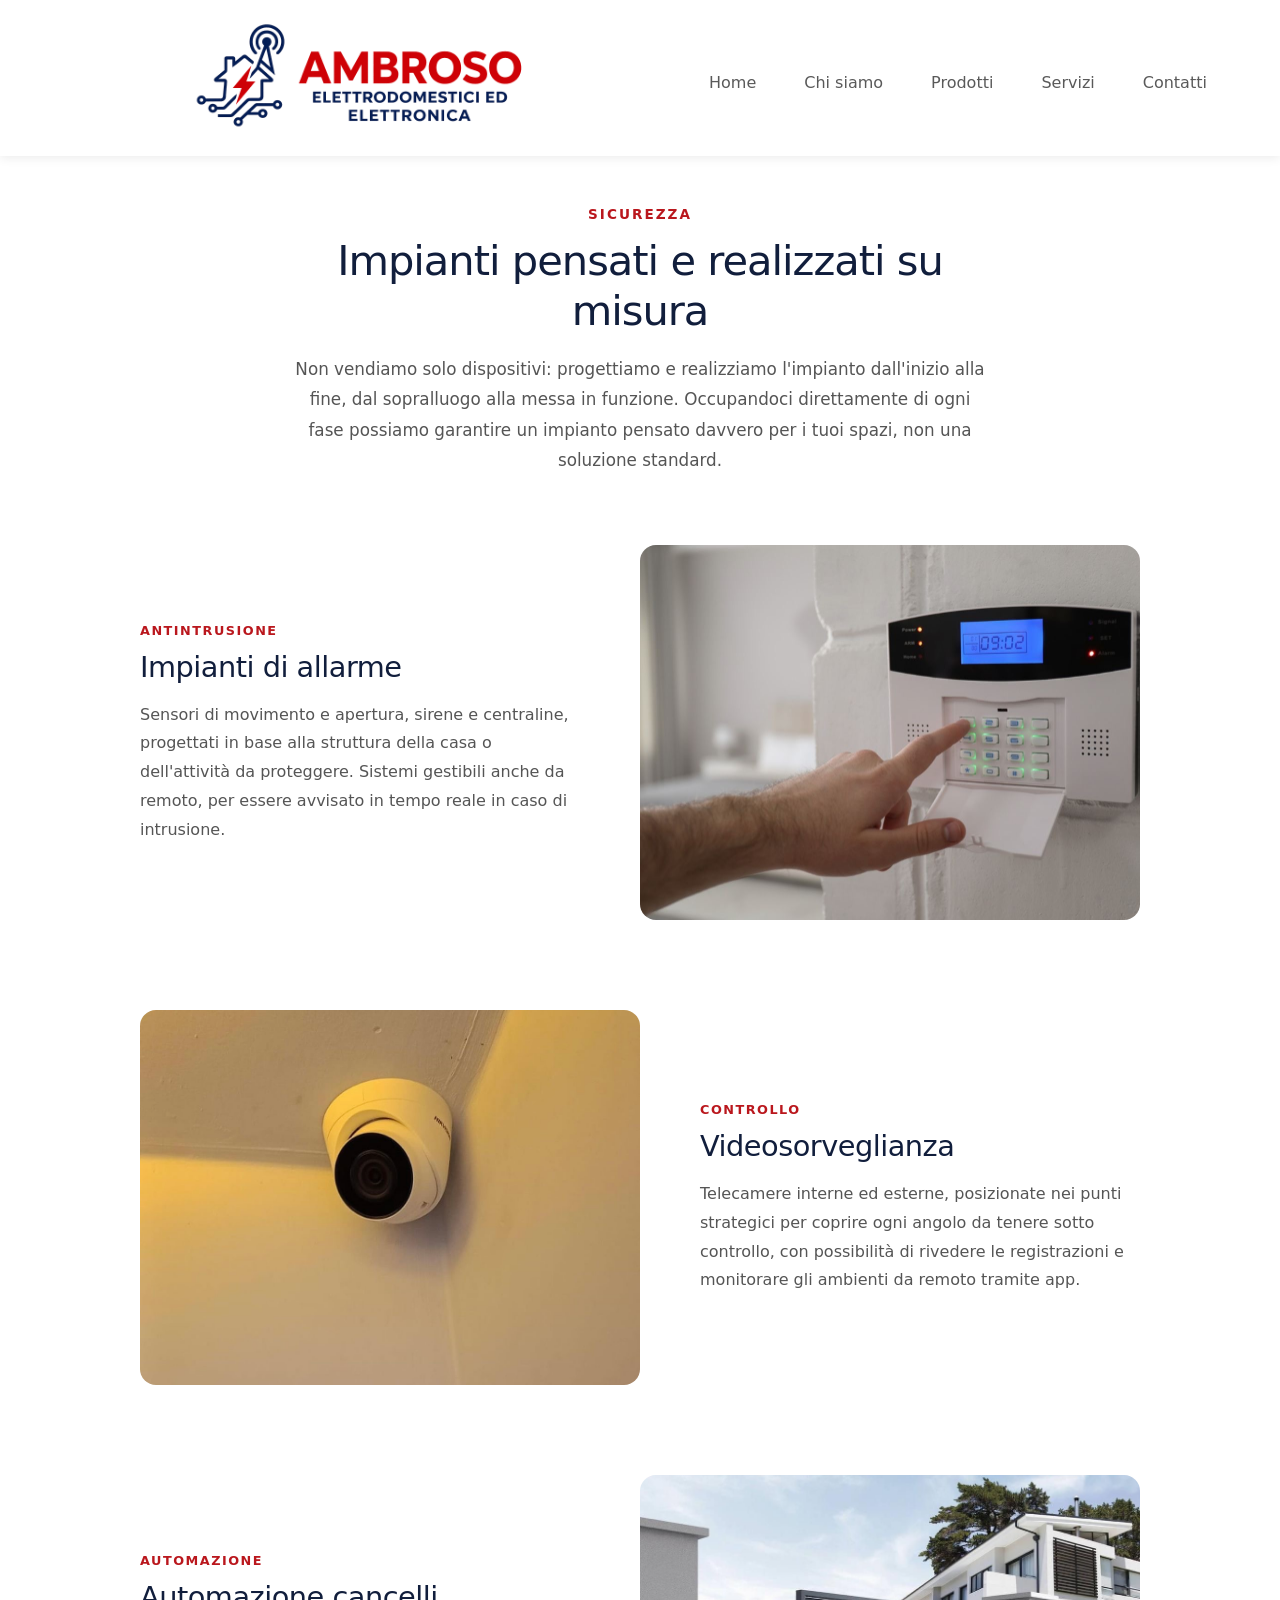
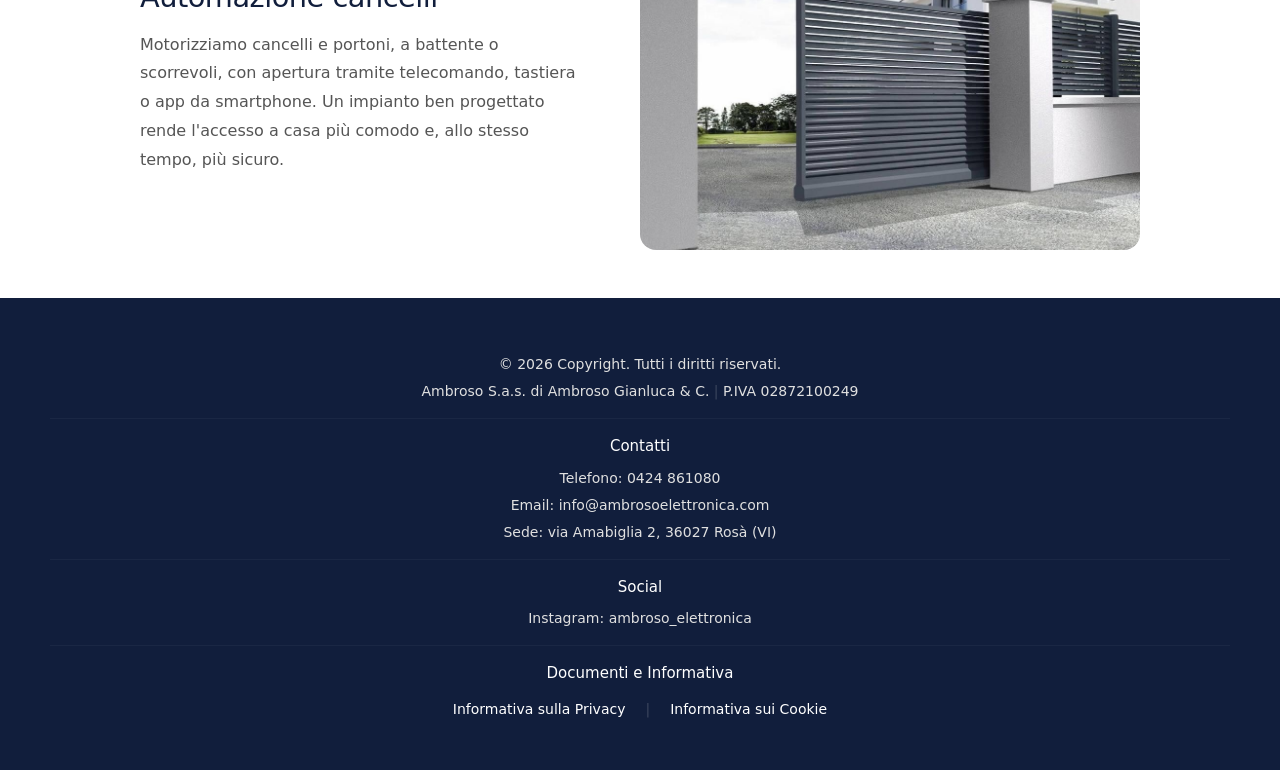
<file: sicurezza.html>
<!DOCTYPE html>
<html lang="it">
<head>
    <meta charset="UTF-8">
    <meta name="viewport" content="width=device-width, initial-scale=1.0">
    <title>Sicurezza</title>
    <link rel="icon" type="image/png" href="favicon1.png">

    <!-- Bootstrap -->
    <link href="https://cdn.jsdelivr.net/npm/bootstrap@5.3.8/dist/css/bootstrap.min.css" rel="stylesheet" integrity="sha384-sRIl4kxILFvY47J16cr9ZwB07vP4J8+LH7qKQnuqkuIAvNWLzeN8tE5YBujZqJLB" crossorigin="anonymous">

    <!-- CSS del sito (va DOPO Bootstrap per poterlo sovrascrivere) -->
    <link rel="stylesheet" href="style.css">
</head>
<body>

    <!-- ===================== NAVBAR ===================== -->
    <nav class="navbar navbar-expand-md sticky-top">
        <a href="index.html" class="navbar-logo-link" aria-label="Vai alla home">
            <img src="logo.png" id="logo" alt="Ambroso Elettrodomestici">
        </a>
        <button class="navbar-toggler" type="button" data-bs-toggle="collapse" data-bs-target="#navbarNav"
                aria-controls="navbarNav" aria-expanded="false" aria-label="Toggle navigation">
            <span class="navbar-toggler-icon"></span>
        </button>
        <div class="collapse navbar-collapse" id="navbarNav">
            <ul class="navbar-nav">
                <li class="nav-item mx-3 nav-home-item">
                    <a class="nav-link" href="index.html">Home</a>
                </li>
                <li class="nav-item mx-3">
                    <a class="nav-link" href="index.html#cta-storia">Chi siamo</a>
                </li>
                <li class="nav-item mx-3">
                    <a class="nav-link" href="index.html#prodotti">Prodotti</a>
                </li>
                <li class="nav-item mx-3">
                    <a class="nav-link" href="index.html#servizi">Servizi</a>
                </li>
                <li class="nav-item mx-3">
                    <a class="nav-link" href="#footer">Contatti</a>
                </li>
            </ul>
        </div>
    </nav>
        
    <main class="container py-5">
 
        <!-- Intro breve della categoria -->
        <div class="categoria-intro">
            <span class="eyebrow">Sicurezza</span>
            <h1>Impianti pensati e realizzati su misura</h1>
            <p>
                Non vendiamo solo dispositivi: progettiamo e realizziamo l'impianto dall'inizio alla
                fine, dal sopralluogo alla messa in funzione. Occupandoci direttamente di ogni fase
                possiamo garantire un impianto pensato davvero per i tuoi spazi, non una soluzione
                standard.
            </p>
        </div>
 
        <!-- Tipologia 1: immagine a sinistra, testo a destra (automatico) -->
        <div class="tipologia-row">
            <div class="tipologia-media">
                <img src="allarme.JPG" alt="Impianti di allarme">
            </div>
            <div class="tipologia-content">
                <span class="tipologia-eyebrow">Antintrusione</span>
                <h2>Impianti di allarme</h2>
                <p>
                    Sensori di movimento e apertura, sirene e centraline, progettati in base alla
                    struttura della casa o dell'attività da proteggere. Sistemi gestibili anche da
                    remoto, per essere avvisato in tempo reale in caso di intrusione.
                </p>
            </div>
        </div>
 
        <!-- Tipologia 2: si inverte da sola (immagine a destra, testo a sinistra) -->
        <div class="tipologia-row">
            <div class="tipologia-media">
                <img src="videosorveglianza.jpg" alt="Videosorveglianza">
            </div>
            <div class="tipologia-content">
                <span class="tipologia-eyebrow">Controllo</span>
                <h2>Videosorveglianza</h2>
                <p>
                    Telecamere interne ed esterne, posizionate nei punti strategici per coprire
                    ogni angolo da tenere sotto controllo, con possibilità di rivedere le
                    registrazioni e monitorare gli ambienti da remoto tramite app.
                </p>
            </div>
        </div>
 
        <!-- Tipologia 3: torna a sinistra da sola -->
        <div class="tipologia-row">
            <div class="tipologia-media">
                <img src="cancello.JPG" alt="Automazione cancelli">
            </div>
            <div class="tipologia-content">
                <span class="tipologia-eyebrow">Automazione</span>
                <h2>Automazione cancelli</h2>
                <p>
                    Motorizziamo cancelli e portoni, a battente o scorrevoli, con apertura tramite
                    telecomando, tastiera o app da smartphone. Un impianto ben progettato rende
                    l'accesso a casa più comodo e, allo stesso tempo, più sicuro.
                </p>
            </div>
        </div>
 
        <!-- Per aggiungere un'altra tipologia: copia uno dei blocchi
             .tipologia-row sopra e cambia immagine/testi. L'alternanza
             sinistra/destra si sistema da sola, non serve toccarla. -->
 
    </main>

    <!-- ===================== FOOTER ===================== -->
    <footer id="footer">
        <div class="footer-content">
            <p>© 2026 Copyright. Tutti i diritti riservati.</p>
            <p class="footer-iva-row">
                <span>Ambroso S.a.s. di Ambroso Gianluca &amp; C.</span>
                <span class="separator-light">|</span>
                <span>P.IVA 02872100249</span>
            </p>
            <hr>
            <p><strong>Contatti</strong></p>
            <p>Telefono: 0424 861080</p>
            <p>Email: info@ambrosoelettronica.com</p>
            <p>Sede: via Amabiglia 2, 36027 Rosà (VI)</p>
            <hr>
            <p><strong>Social</strong></p>
            <p>Instagram: ambroso_elettronica</p>
            <hr>
            <p><strong>Documenti e Informativa</strong></p>

            <div class="footer-legal">
                <a href="privacy.html">Informativa sulla Privacy</a>
                <span class="separator-light">|</span>
                <a href="cookie.html">Informativa sui Cookie</a>
            </div>
        </div>
    </footer>

    <!-- ===================== SCRIPT ===================== -->
    <script src="https://cdn.jsdelivr.net/npm/bootstrap@5.3.8/dist/js/bootstrap.bundle.min.js"></script>
    <script src="script.js"></script>
</body>
</html>
</file>
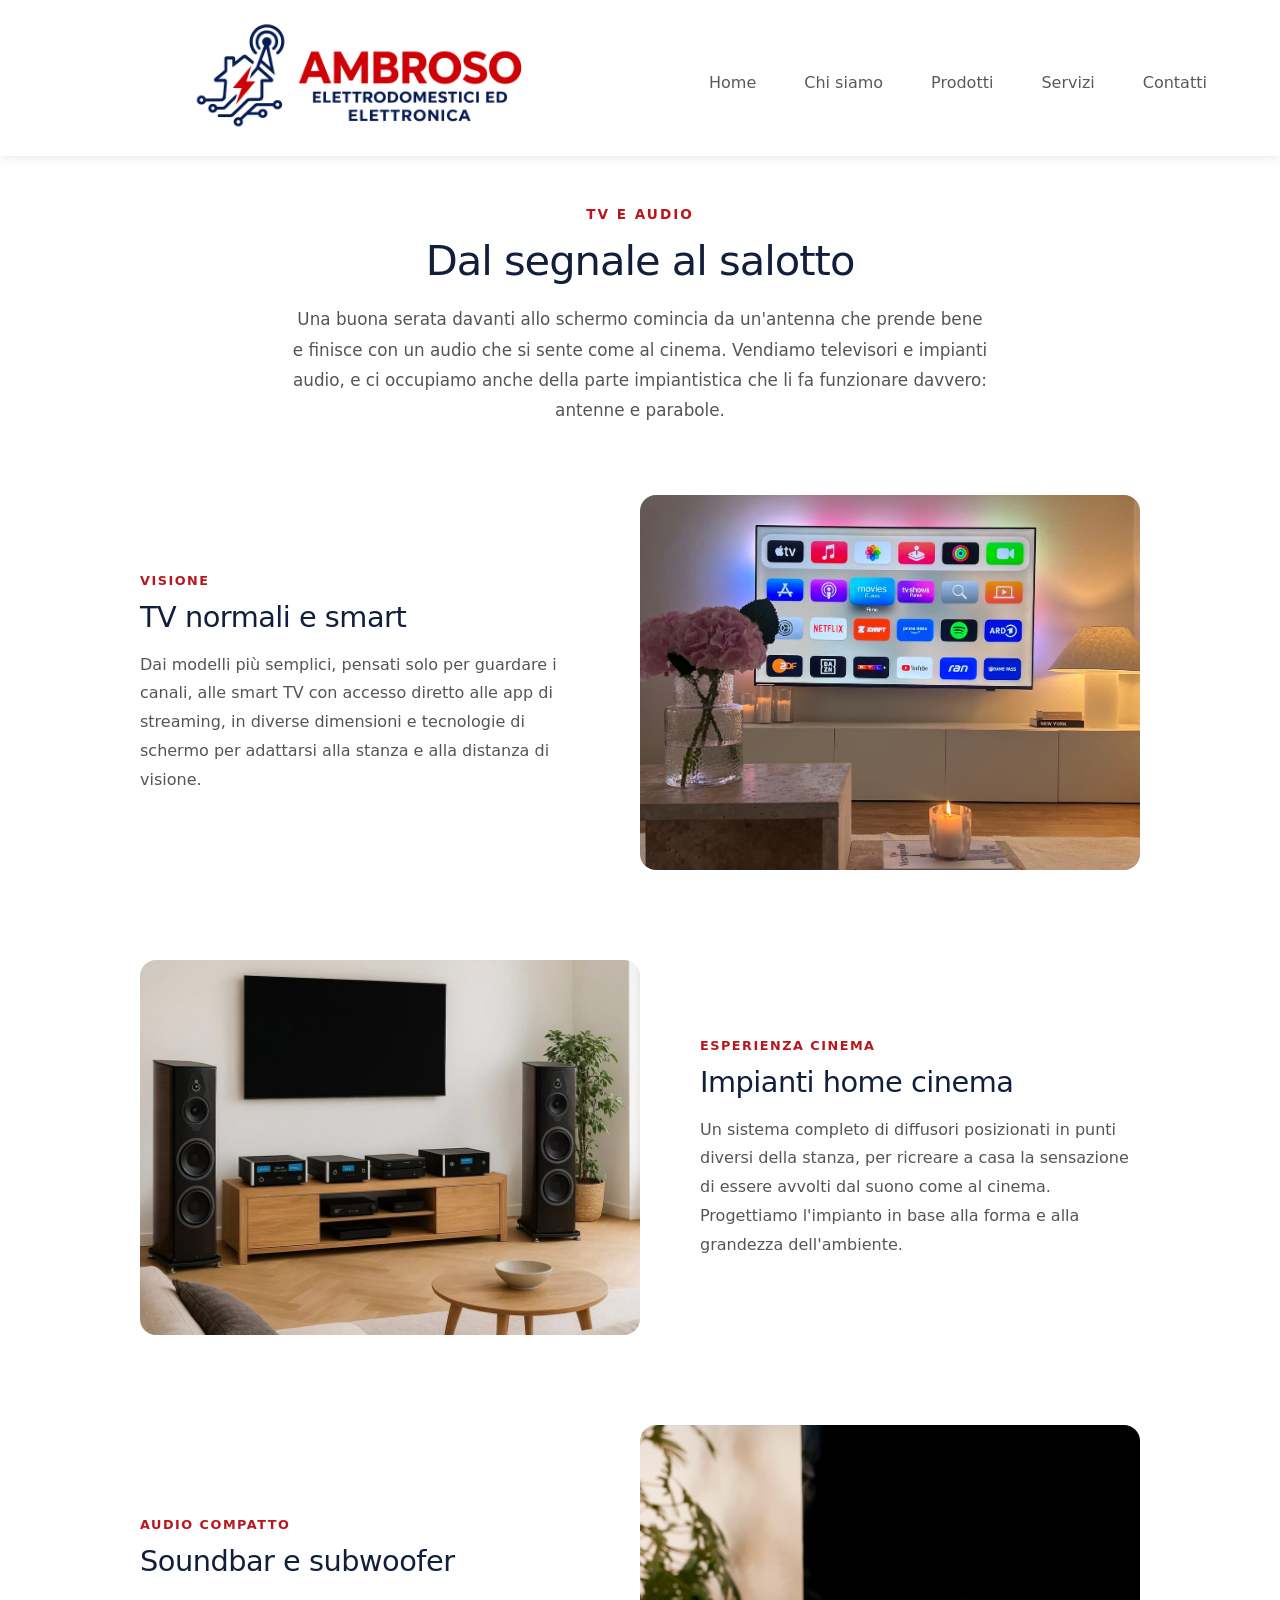
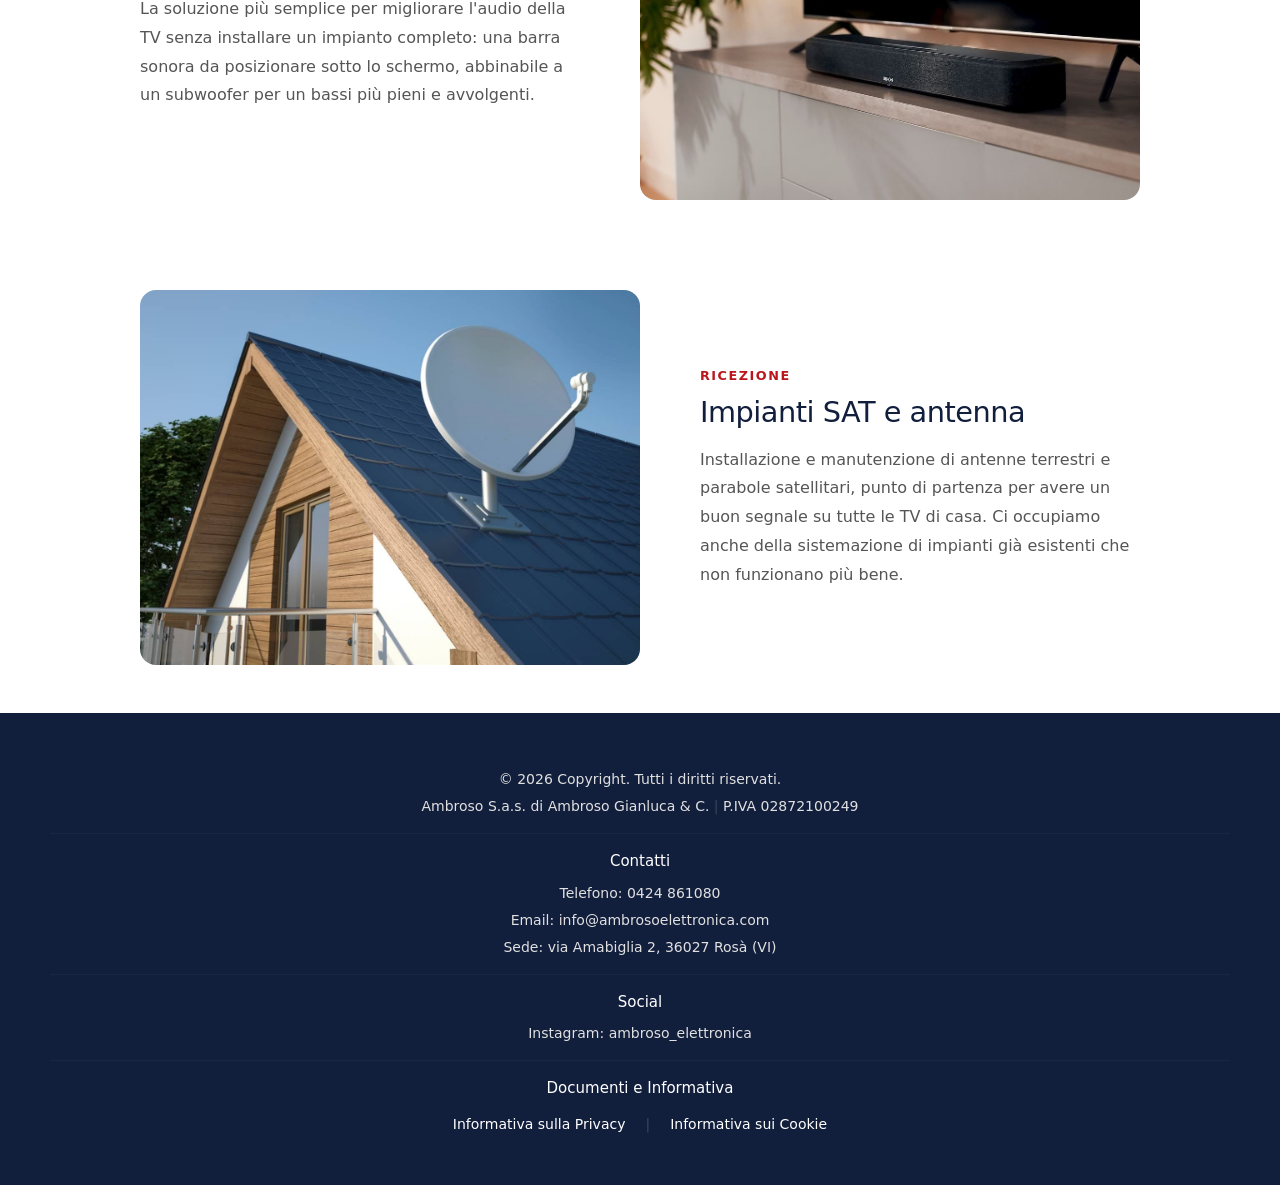
<file: televisori.html>
<!DOCTYPE html>
<html lang="it">
<head>
    <meta charset="UTF-8">
    <meta name="viewport" content="width=device-width, initial-scale=1.0">
    <title>Tv e Audio</title>
    <link rel="icon" type="image/png" href="favicon1.png">

    <!-- Bootstrap -->
    <link href="https://cdn.jsdelivr.net/npm/bootstrap@5.3.8/dist/css/bootstrap.min.css" rel="stylesheet" integrity="sha384-sRIl4kxILFvY47J16cr9ZwB07vP4J8+LH7qKQnuqkuIAvNWLzeN8tE5YBujZqJLB" crossorigin="anonymous">

    <!-- CSS del sito (va DOPO Bootstrap per poterlo sovrascrivere) -->
    <link rel="stylesheet" href="style.css">
</head>
<body>

    <!-- ===================== NAVBAR ===================== -->
    <nav class="navbar navbar-expand-md sticky-top">
        <a href="index.html" class="navbar-logo-link" aria-label="Vai alla home">
            <img src="logo.png" id="logo" alt="Ambroso Elettrodomestici">
        </a>
        <button class="navbar-toggler" type="button" data-bs-toggle="collapse" data-bs-target="#navbarNav"
                aria-controls="navbarNav" aria-expanded="false" aria-label="Toggle navigation">
            <span class="navbar-toggler-icon"></span>
        </button>
        <div class="collapse navbar-collapse" id="navbarNav">
            <ul class="navbar-nav">
                <li class="nav-item mx-3 nav-home-item">
                    <a class="nav-link" href="index.html">Home</a>
                </li>
                <li class="nav-item mx-3">
                    <a class="nav-link" href="index.html#cta-storia">Chi siamo</a>
                </li>
                <li class="nav-item mx-3">
                    <a class="nav-link" href="index.html#prodotti">Prodotti</a>
                </li>
                <li class="nav-item mx-3">
                    <a class="nav-link" href="index.html#servizi">Servizi</a>
                </li>
                <li class="nav-item mx-3">
                    <a class="nav-link" href="#footer">Contatti</a>
                </li>
            </ul>
        </div>
    </nav>
        
    <!-- ===================== CONTENUTO ===================== -->
    <main class="container py-5">
 
        <!-- Intro breve della categoria -->
        <div class="categoria-intro">
            <span class="eyebrow">TV e Audio</span>
            <h1>Dal segnale al salotto</h1>
            <p>
                Una buona serata davanti allo schermo comincia da un'antenna che prende bene e finisce
                con un audio che si sente come al cinema. Vendiamo televisori e impianti audio, e ci
                occupiamo anche della parte impiantistica che li fa funzionare davvero: antenne e
                parabole.
            </p>
        </div>
 
        <!-- Tipologia 1: immagine a sinistra, testo a destra (automatico) -->
        <div class="tipologia-row">
            <div class="tipologia-media">
                <img src="tvx.JPG" alt="Televisori normali e smart TV">
            </div>
            <div class="tipologia-content">
                <span class="tipologia-eyebrow">Visione</span>
                <h2>TV normali e smart</h2>
                <p>
                    Dai modelli più semplici, pensati solo per guardare i canali, alle smart TV con
                    accesso diretto alle app di streaming, in diverse dimensioni e tecnologie di
                    schermo per adattarsi alla stanza e alla distanza di visione.
                </p>
            </div>
        </div>
 
        <!-- Tipologia 2: si inverte da sola (immagine a destra, testo a sinistra) -->
        <div class="tipologia-row">
            <div class="tipologia-media">
                <img src="audio.JPG" alt="Impianti home cinema">
            </div>
            <div class="tipologia-content">
                <span class="tipologia-eyebrow">Esperienza cinema</span>
                <h2>Impianti home cinema</h2>
                <p>
                    Un sistema completo di diffusori posizionati in punti diversi della stanza, per
                    ricreare a casa la sensazione di essere avvolti dal suono come al cinema.
                    Progettiamo l'impianto in base alla forma e alla grandezza dell'ambiente.
                </p>
            </div>
        </div>
 
        <!-- Tipologia 3: torna a sinistra da sola -->
        <div class="tipologia-row">
            <div class="tipologia-media">
                <img src="soundbar.JPG" alt="Soundbar e subwoofer">
            </div>
            <div class="tipologia-content">
                <span class="tipologia-eyebrow">Audio compatto</span>
                <h2>Soundbar e subwoofer</h2>
                <p>
                    La soluzione più semplice per migliorare l'audio della TV senza installare un
                    impianto completo: una barra sonora da posizionare sotto lo schermo, abbinabile
                    a un subwoofer per un bassi più pieni e avvolgenti.
                </p>
            </div>
        </div>
 
        <!-- Tipologia 4: si inverte automaticamente da sola -->
        <div class="tipologia-row">
            <div class="tipologia-media">
                <img src="sat.JPG" alt="Impianti satellitari e antenne">
            </div>
            <div class="tipologia-content">
                <span class="tipologia-eyebrow">Ricezione</span>
                <h2>Impianti SAT e antenna</h2>
                <p>
                    Installazione e manutenzione di antenne terrestri e parabole satellitari, punto
                    di partenza per avere un buon segnale su tutte le TV di casa. Ci occupiamo anche
                    della sistemazione di impianti già esistenti che non funzionano più bene.
                </p>
            </div>
        </div>
 
        <!-- Per aggiungere un'altra tipologia: copia uno dei blocchi
             .tipologia-row sopra e cambia immagine/testi. L'alternanza
             sinistra/destra si sistema da sola, non serve toccarla. -->
 
    </main>

    <!-- ===================== FOOTER ===================== -->
    <footer id="footer">
        <div class="footer-content">
            <p>© 2026 Copyright. Tutti i diritti riservati.</p>
            <p class="footer-iva-row">
                <span>Ambroso S.a.s. di Ambroso Gianluca &amp; C.</span>
                <span class="separator-light">|</span>
                <span>P.IVA 02872100249</span>
            </p>
            <hr>
            <p><strong>Contatti</strong></p>
            <p>Telefono: 0424 861080</p>
            <p>Email: info@ambrosoelettronica.com</p>
            <p>Sede: via Amabiglia 2, 36027 Rosà (VI)</p>
            <hr>
            <p><strong>Social</strong></p>
            <p>Instagram: ambroso_elettronica</p>
            <hr>
            <p><strong>Documenti e Informativa</strong></p>

            <div class="footer-legal">
                <a href="privacy.html">Informativa sulla Privacy</a>
                <span class="separator-light">|</span>
                <a href="cookie.html">Informativa sui Cookie</a>
            </div>
        </div>
    </footer>

    <!-- ===================== SCRIPT ===================== -->
    <script src="https://cdn.jsdelivr.net/npm/bootstrap@5.3.8/dist/js/bootstrap.bundle.min.js"></script>
    <script src="script.js"></script>
</body>
</html>
</file>
<file: style.css>
/* =========================================================
   VARIABILI GLOBALI
   ========================================================= */
:root {
    --section-padding: 50px;
    --title-gap: 28px;
}

/* Scroll-padding: quando clicchi un link del menu (es. #servizi), il
   browser porta quella sezione all'inizio esatto della pagina — ma la
   navbar è sticky e le si sovrapporrebbe sopra, nascondendo l'inizio
   della sezione e dando l'impressione di essere atterrati "a metà".
   Qui riserviamo lo spazio della navbar così l'inizio resta visibile
   subito sotto di essa. Il valore cambia in base all'altezza della
   navbar nelle diverse fasce di larghezza. */
html {
    scroll-behavior: smooth;
    scroll-padding-top: 150px;
}

@media (prefers-reduced-motion: reduce) {
    html {
        scroll-behavior: auto;
    }
}

@media (max-width: 1199.98px) {
    html {
        scroll-padding-top: 170px;
    }
}

@media (max-width: 767.98px) {
    html {
        scroll-padding-top: 140px;
    }
}

/* =========================================================
   NAVBAR
   ========================================================= */
.navbar {
    display: flex;
    align-items: center;
    width: 100%;
    background: rgba(255, 255, 255, 0.95);
    -webkit-backdrop-filter: blur(10px);
    backdrop-filter: blur(10px);
    box-shadow: 0 2px 10px rgba(0, 0, 0, 0.08);
}

.navbar-logo-link {
    display: inline-block;
    line-height: 0;
    text-decoration: none;
}

#logo {
    height: 240px;
    width: auto;
    margin-left: 175px;
    margin-top: -40px;
    margin-bottom: -60px;
}

.navbar-nav {
    margin-left: 150px;
    margin-top: 10px;
}

.navbar a {
    font-size: 16px;
}

/* Il click-to-home sul logo serve solo su mobile, dove "Home" è nascosta:
   da tablet in su il pulsante "Home" è già visibile nel menu, quindi il
   logo torna a essere solo un'immagine (non cliccabile). */
@media (min-width: 768px) {
    .navbar-logo-link {
        pointer-events: none;
        cursor: default;
    }
}

/* =========================================================
   HEADER (banner offerte)
   Popolato da script.js leggendo il Google Sheet:
   - 0 offerte attive  -> sezione nascosta (display:none via JS)
   - 1 offerta attiva  -> .offerta-single (statica), sempre tema blu
   - 2+ offerte attive -> carosello Bootstrap AUTOMATICO con dissolvenza
     incrociata (carousel-fade) e barrette-indicatore in basso.
   I "temi" non sono piu' tinte piatte ma gradienti profondi con un
   alone di luce dietro il prodotto (vedi .offerta-slide::before):
   blu notte -> bordeaux -> antracite. Il prodotto vive su una card
   BIANCA con ombra morbida: le foto prodotto (quasi sempre su fondo
   bianco) risaltano invece di "sporcarsi" sul fondo scuro, e con
   object-fit:contain non vengono piu' ritagliate.
   #offerte ha un'altezza minima fissa cosi' non "collassa" a 0
   nell'istante prima che arrivino i dati dal foglio.
   ========================================================= */
#offerte {
    width: 100%;
    height: 64vh;
    min-height: 480px;
    max-height: 760px;
    background: #0d1730; /* stesso blu del tema di default, cosi' non si vede il "buco" bianco mentre carica */
    overflow: hidden;
}

/* Il carosello e i suoi strati interni devono riempire l'altezza
   fissa di #offerte, altrimenti Bootstrap li lascia alti quanto il
   loro contenuto */
#offerte .carousel,
#offerte .carousel-inner,
#offerte .carousel-item {
    height: 100%;
}

#offerte .offerta-single,
#offerte .offerta-slide {
    position: relative;
    display: flex;
    flex-direction: column;
    align-items: center;
    /* NIENTE centraggio verticale dell'intera colonna: la scritta
       "Offerte" e' ancorata in alto a distanza FISSA (il padding-top),
       identica su ogni slide, e la riga card+testo si centra da sola
       nello spazio rimanente (flex:1 su .offerta-riga). Cosi' lo
       spazio sopra non dipende piu' da quanto testo ha l'offerta. */
    justify-content: flex-start;
    width: 100%;
    height: 100%;
    padding: 44px 60px 56px; /* in basso lo spazio serve anche alle barrette-indicatore */
    color: #ffffff;
    box-sizing: border-box;
    overflow: hidden;
}

/* Alone di luce morbido dietro la zona del prodotto: da' profondita'
   al fondo scuro senza aggiungere elementi. Puramente decorativo. */
#offerte .offerta-single::before,
#offerte .offerta-slide::before {
    content: '';
    position: absolute;
    top: 50%;
    left: 28%;
    width: 620px;
    height: 620px;
    transform: translate(-50%, -50%);
    background: radial-gradient(circle, rgba(255, 255, 255, 0.10) 0%, rgba(255, 255, 255, 0) 62%);
    pointer-events: none;
}

/* Temi colore: gradienti profondi al posto delle tinte piatte.
   Si assegnano ciclicamente (0=blu, 1=rosso, 2=grigio, 3=blu, ...) */
#offerte .offerta-tema-blu {
    background: linear-gradient(135deg, #0d1730 0%, #111e3c 45%, #1a2c56 100%);
}

#offerte .offerta-tema-rosso {
    background: linear-gradient(135deg, #47090c 0%, #6e1015 45%, #9a161c 100%);
}

#offerte .offerta-tema-grigio {
    background: linear-gradient(135deg, #1c222e 0%, #2b3342 45%, #787f89 100%);
}

/* Eyebrow "Offerte": piccola etichetta maiuscola spaziata con due
   lineette laterali, al posto del vecchio titolone da 3.2rem */
#offerte .offerte-eyebrow {
    position: relative;
    z-index: 1;
    display: flex;
    align-items: center;
    gap: 16px;
    margin: 0 0 14px; /* stacco minimo garantito; il resto dello spazio lo crea il centraggio della riga sotto */
    font-size: 0.8rem;
    font-weight: 500;
    letter-spacing: 5px;
    text-transform: uppercase;
    color: rgba(255, 255, 255, 0.75);
}

#offerte .offerte-eyebrow::before,
#offerte .offerte-eyebrow::after {
    content: '';
    width: 34px;
    height: 1px;
    background: rgba(255, 255, 255, 0.4);
}

/* Riga con card prodotto + testo: occupa tutto lo spazio sotto la
   scritta "Offerte" (flex:1) e centra la card in verticale. In
   ORIZZONTALE non centriamo "la coppia" (con testi corti pendeva a
   sinistra, con larghezza fissa avanzava vuoto a destra): la card
   viene ancorata all'ASSE CENTRALE della sezione con un margine
   calcolato (vedi .offerta-media), cosi' il suo bordo destro tocca
   sempre il centro pagina e il testo parte subito dopo. Posizione
   identica su ogni slide e composizione bilanciata a occhio. */
#offerte .offerta-riga {
    position: relative;
    z-index: 1;
    display: flex;
    flex: 1 1 auto;
    align-items: center;
    justify-content: flex-start;
    gap: 60px;
    width: 100%;
    max-width: 980px;
    margin: 0 auto;
    min-height: 0;
}

/* Card prodotto BIANCA con ombra morbida: la foto (object-fit:contain,
   niente piu' ritagli) respira su un piccolo padding interno */
#offerte .offerta-media {
    position: relative;
    flex: 0 0 280px;
    width: 280px;
    height: 280px;
    /* 50% - larghezza card (280) - meta' gap (30): il bordo destro
       della card cade esattamente sull'asse centrale della riga */
    margin-left: calc(50% - 310px);
    padding: 18px;
    border-radius: 20px;
    background: #ffffff;
    box-shadow: 0 30px 60px rgba(0, 0, 0, 0.35);
    box-sizing: border-box;
}

#offerte .offerta-media img {
    width: 100%;
    height: 100%;
    object-fit: contain;
    display: block;
    border-radius: 8px;
}

/* Badge sconto: bollino circolare DORATO che "morde" l'angolo della
   card bianca. Percentuale calcolata in JS da prezzo_originale e
   prezzo_scontato. */
#offerte .sconto-badge {
    position: absolute;
    top: -14px;
    right: -14px;
    width: 60px;
    height: 60px;
    display: flex;
    align-items: center;
    justify-content: center;
    background: linear-gradient(140deg, #f6e27a 0%, #d9ab35 55%, #b3831a 100%);
    border-radius: 50%;
    box-shadow: 0 8px 18px rgba(0, 0, 0, 0.3);
    z-index: 2;
}

#offerte .sconto-badge-text {
    color: #ffffff;
    text-shadow: 0 1px 3px rgba(0, 0, 0, 0.35); /* leggera ombra: tiene leggibile il bianco sull'oro chiaro */
    font-weight: 700;
    font-size: 0.95rem;
    letter-spacing: -0.5px;
    line-height: 1;
    text-align: center;
}

/* Blocco testo: occupa solo lo spazio che serve (max 440px), sempre
   allineato a sinistra. La stabilita' tra le slide non dipende piu'
   da lui: e' la card ancorata al centro a fissare la geometria. */
#offerte .offerta-content {
    flex: 0 1 auto;
    min-width: 0;
    max-width: 440px;
    text-align: left;
}

#offerte .offerta-content h2 {
    font-size: 2.4rem;
    font-weight: 300;
    color: #ffffff;
    letter-spacing: -1px;
    line-height: 1.15;
    margin: 0 0 12px;
}

#offerte .offerta-content p.offerta-descrizione {
    font-size: 1rem;
    font-weight: 300;
    line-height: 1.7;
    color: rgba(255, 255, 255, 0.8);
    margin: 0 0 22px;
    max-width: 440px;
}

#offerte .prezzi {
    display: flex;
    align-items: baseline;
    justify-content: flex-start;
    gap: 16px;
    margin-bottom: 20px;
}

#offerte .old-price {
    font-size: 1.05rem;
    font-weight: 300;
    color: rgba(255, 255, 255, 0.55);
    text-decoration: line-through;
    text-decoration-color: rgba(255, 255, 255, 0.45);
}

#offerte .new-price {
    font-size: 2.6rem;
    font-weight: 600;
    letter-spacing: -1px;
    line-height: 1;
    color: #ffffff;
}

/* "Passa in negozio": semplice scritta, niente link ne' effetti */
#offerte .offerta-cta-testo {
    font-size: 0.78rem;
    font-weight: 400;
    letter-spacing: 2px;
    text-transform: uppercase;
    color: rgba(255, 255, 255, 0.65);
    margin: 0;
}

/* Indicatori del carosello: barrette sottili invece dei rettangoli
   di default di Bootstrap */
#offerte .carousel-indicators {
    margin-bottom: 20px;
    gap: 6px;
}

#offerte .carousel-indicators [data-bs-target] {
    width: 26px;
    height: 3px;
    border-radius: 2px;
    border: none;
    margin: 0;
    background-color: rgba(255, 255, 255, 0.35);
    opacity: 1;
    transition: background-color 0.3s ease;
}

#offerte .carousel-indicators .active {
    background-color: #ffffff;
}

/* Chi ha "riduci movimento" attivo non vede la dissolvenza animata */
@media (prefers-reduced-motion: reduce) {
    #offerte .carousel-item {
        transition: none;
    }
}

@media (max-width: 991.98px) {
    #offerte {
        height: 60vh;
        min-height: 500px;
    }

    #offerte .offerta-single,
    #offerte .offerta-slide {
        padding: 38px 40px 52px;
    }

    #offerte .offerta-riga {
        gap: 40px;
    }

    /* Card e testi ingranditi: su iPad erano troppo piccoli */
    #offerte .offerta-media {
        flex: 0 0 270px;
        width: 270px;
        height: 270px;
        margin-left: calc(50% - 290px); /* 50% - card 270 - meta' gap 20 */
    }

    #offerte .offerta-content {
        max-width: 400px;
    }

    #offerte .offerta-content h2 {
        font-size: 2.2rem;
    }

    #offerte .offerta-content p.offerta-descrizione {
        font-size: 1rem;
    }

    #offerte .new-price {
        font-size: 2.4rem;
    }
}

@media (max-width: 767.98px) {
    #offerte {
        height: 64vh;
        min-height: 540px;
        max-height: 680px;
    }

    #offerte .offerta-single,
    #offerte .offerta-slide {
        padding: 34px 20px 46px;
    }

    /* L'alone di luce si centra dietro la colonna unica */
    #offerte .offerta-single::before,
    #offerte .offerta-slide::before {
        left: 50%;
        top: 38%;
        width: 460px;
        height: 460px;
    }

    #offerte .offerte-eyebrow {
        margin-bottom: 12px; /* il resto dello spazio lo crea il centraggio */
        font-size: 0.72rem;
        letter-spacing: 4px;
    }

    #offerte .offerta-riga {
        flex-direction: column;
        justify-content: center; /* card e testo centrati nello spazio sotto "Offerte", non incollati in alto */
        gap: 20px;
    }

    /* Foto protagonista anche su smartphone: card piu' grande di prima.
       In colonna l'ancoraggio all'asse non serve: margine azzerato,
       ci pensa align-items:center a centrarla */
    #offerte .offerta-media {
        flex: 0 0 auto;
        width: 215px;
        height: 215px;
        margin-left: 0;
        padding: 14px;
        border-radius: 18px;
    }

    #offerte .sconto-badge {
        top: -10px;
        right: -10px;
        width: 52px;
        height: 52px;
    }

    #offerte .sconto-badge-text {
        font-size: 0.85rem;
    }

    #offerte .offerta-content {
        max-width: 100%;
        text-align: center;
    }

    #offerte .offerta-content h2 {
        font-size: 1.5rem;
        margin-bottom: 8px;
    }

    #offerte .offerta-content p.offerta-descrizione {
        font-size: 0.9rem;
        max-width: 100%;
        margin-bottom: 12px;
    }

    #offerte .prezzi {
        justify-content: center;
        margin-bottom: 12px;
    }

    #offerte .new-price {
        font-size: 1.9rem;
    }

    #offerte .old-price {
        font-size: 0.9rem;
    }

    #offerte .offerta-cta-testo {
        font-size: 0.7rem;
        letter-spacing: 1.5px;
    }

    #offerte .carousel-indicators {
        margin-bottom: 14px;
    }
}

/* =========================================================
   HERO / CTA-STORIA ("DA 65 ANNI...")
   ========================================================= */
#cta-storia {
    padding: calc(var(--section-padding) + 30px) 20px var(--section-padding);
    text-align: center;
}

#cta-storia .cta-storia-wrapper {
    max-width: 800px;
    margin: 0 auto;
}

#cta-storia h1 {
    color: rgb(186, 23, 29);
    font-size: 4rem;
    font-weight: 300;
    letter-spacing: -2px;
    line-height: 1.05;
    margin-bottom: 0;
}

.divider-line {
    width: 30px;
    height: 1px;
    margin: 16px auto 18px;
    opacity: 0.3;
}

#cta-storia .storia-testo {
    font-size: 1.05rem;
    font-weight: 300;
    line-height: 1.9;
    color: #555;
    max-width: 680px;
    margin: 0 auto;
}

#cta-storia .scroll-invito {
    margin-top: 32px;
    display: flex;
    flex-direction: column;
    align-items: center;
    gap: 4px;
    opacity: 0.5;
    transition: opacity 0.4s ease;
    animation: scrollPulse 2.2s ease-in-out infinite;
}

#cta-storia .scroll-linea {
    font-size: 0.7rem;
    font-weight: 400;
    letter-spacing: 3px;
    text-transform: uppercase;
    color: #555;
}

#cta-storia .scroll-freccia {
    font-size: 1.2rem;
    color: #777;
}

@keyframes scrollPulse {
    0%, 100% {
        transform: translateY(0);
        opacity: 0.5;
    }
    50% {
        transform: translateY(6px);
        opacity: 0.6;
    }
}

/* =========================================================
   TITOLI SECONDARI (usato da #marchi e #servizi)
   ========================================================= */
.section-title-secondary {
    font-size: 2.2rem;
    font-weight: 300;
    color: #111e3c;
    margin: 0;
    letter-spacing: -0.5px;
}

/* =========================================================
   CAROUSEL PRODOTTI
   ========================================================= */
.prodotti-asko-carousel {
    padding: 20px 0 65px; /* respiro bianco sotto i pallini, prima che inizi la fascia grigia dei marchi */
}

.asko-carousel-header {
    margin-bottom: var(--title-gap);
}

.asko-carousel-header h2 {
    font-size: 2.2rem;
    font-weight: 300;
    color: #111e3c;
    margin-left: 0;
    letter-spacing: -0.5px;
}

.asko-carousel-wrapper {
    position: relative;
    overflow: hidden;
    border-radius: 12px;
}

.asko-carousel-track {
    display: flex;
    gap: 24px;
    padding: 4px 0;
    overflow-x: auto;
    scroll-behavior: smooth;
    scroll-snap-type: x proximity;
    -webkit-overflow-scrolling: touch;
    scrollbar-width: none;
}

.asko-carousel-track::-webkit-scrollbar {
    display: none;
}

.asko-carousel-card {
    flex: 0 0 calc(27% - 16px);
    min-width: 180px;
    aspect-ratio: 3 / 4;
    border-radius: 12px;
    overflow: hidden;
    text-decoration: none;
    position: relative;
    transition: transform 0.4s ease, box-shadow 0.4s ease;
    background: #e9ecef;
    scroll-snap-align: start;
}

.asko-carousel-card:hover {
    transform: scale(1.03);
    box-shadow: 0 20px 40px rgba(17, 30, 60, 0.15);
    text-decoration: none;
}

.asko-carousel-card-img {
    width: 100%;
    height: 100%;
    object-fit: cover;
    display: block;
    transition: transform 0.5s ease;
}

.asko-carousel-card:hover .asko-carousel-card-img {
    transform: scale(1.05);
}

.asko-carousel-card-overlay {
    position: absolute;
    bottom: 0;
    left: 0;
    right: 0;
    padding: 28px 28px 32px;
    background: linear-gradient(to top, rgba(0, 0, 0, 0.75) 0%, rgba(0, 0, 0, 0) 100%);
    color: #ffffff;
    display: flex;
    flex-direction: column;
    align-items: flex-start;
    pointer-events: none;
}

.asko-carousel-card-overlay h3 {
    font-size: 1.6rem;
    font-weight: 500;
    margin: 0 0 4px 0;
    color: #ffffff;
    letter-spacing: -0.3px;
}

.asko-carousel-card-overlay p {
    font-size: 0.9rem;
    font-weight: 300;
    margin: 0 0 6px 0;
    color: rgba(255, 255, 255, 0.85);
}

.asko-carousel-card-arrow {
    display: inline-flex;
    align-items: center;
    justify-content: center;
    color: #ffffff;
    font-size: 1.1rem;
    margin-top: 6px;
    transition: transform 0.3s ease;
    opacity: 0.7;
}

.asko-carousel-card:hover .asko-carousel-card-arrow {
    transform: translateX(6px);
    opacity: 1;
}

.asko-carousel-btn {
    position: absolute;
    top: 50%;
    transform: translateY(-50%);
    width: 48px;
    height: 48px;
    border-radius: 50%;
    border: none;
    background: rgba(255, 255, 255, 0.9);
    color: #111e3c;
    display: flex;
    align-items: center;
    justify-content: center;
    cursor: pointer;
    transition: all 0.3s ease;
    font-size: 1.2rem;
    z-index: 10;
    box-shadow: 0 4px 12px rgba(0, 0, 0, 0.1);
}

.asko-carousel-btn:hover {
    background: #ffffff;
    box-shadow: 0 6px 20px rgba(0, 0, 0, 0.15);
}

.asko-carousel-prev {
    left: 16px;
    opacity: 0;
    visibility: hidden;
    transition: opacity 0.3s ease, visibility 0.3s ease;
}

.asko-carousel-prev.visible {
    opacity: 1;
    visibility: visible;
}

.asko-carousel-next {
    right: 16px;
    opacity: 1;
    visibility: visible;
}

.asko-carousel-next.hidden {
    opacity: 0;
    visibility: hidden;
}

.asko-carousel-dots {
    display: flex;
    justify-content: center;
    gap: 10px;
    margin-top: 30px;
}

.asko-carousel-dot {
    width: 10px;
    height: 10px;
    border-radius: 50%;
    background: #dee2e6;
    border: none;
    cursor: pointer;
    padding: 0;
    transition: all 0.3s ease;
}

.asko-carousel-dot.active {
    background: #ba171d;
    width: 28px;
    border-radius: 6px;
}

.asko-carousel-dot:hover {
    background: #ba171d;
}

/* =========================================================
   CAROUSEL MARCHI
   Fascia grigia a tutta larghezza, ma piu' bassa di prima (padding
   verticale ridotto) cosi' non occupa troppo spazio in pagina.
   ========================================================= */
#marchi {
    padding: 45px 0 50px;
    background: #f2f2f2;
}

#marchi .section-header {
    text-align: center;
    margin-bottom: var(--title-gap);
}

.marchi-carousel-wrapper {
    position: relative;
    overflow: hidden;
    padding: 15px 0;
}

.marchi-carousel-track {
    display: flex;
    gap: 25px;
    /* Distanza e durata vengono impostate via JS (script.js) in base al
       numero reale di marchi, cosi' aggiungere/togliere un marchio in
       futuro non "rompe" mai il loop. I valori qui sotto sono solo un
       fallback nel caso JS non sia ancora partito o sia disabilitato. */
    animation: scrollMarchi var(--marchi-scroll-duration, 25s) linear infinite;
    width: max-content;
}

.marchi-carousel-wrapper:hover .marchi-carousel-track {
    animation-play-state: paused;
}

@keyframes scrollMarchi {
    0% {
        transform: translateX(0);
    }
    100% {
        transform: translateX(var(--marchi-scroll-distance, -50%));
    }
}

.marchio-mini-card {
    flex: 0 0 180px;
    background: white;
    border-radius: 11px;
    padding: 28px 20px;
    text-align: center;
    box-shadow: 0 2px 10px rgba(0, 0, 0, 0.06);
    border: 1px solid #eee;
    transition: all 0.3s ease;
    display: flex;
    flex-direction: column;
    align-items: center;
    justify-content: center;
    min-height: 160px;
}

.marchio-mini-card:hover {
    transform: translateY(-5px);
    box-shadow: 0 8px 25px rgba(0, 0, 0, 0.12);
    border-color: rgb(186, 23, 29);
}

.marchio-mini-card img {
    max-width: 130px;
    max-height: 95px;
    width: auto;
    height: auto;
    object-fit: contain;
    filter: grayscale(40%);
    transition: filter 0.3s ease;
}

.marchio-mini-card:hover img {
    filter: grayscale(0%);
}

/* =========================================================
   SERVIZI
   ========================================================= */
#servizi {
    padding: var(--section-padding) 0;
}

#servizi .section-header {
    margin-bottom: var(--title-gap);
}

#servizi .row {
    margin-top: 0;
}

.servizio-card {
    padding: 20px 15px;
    transition: transform 0.3s ease;
}

.servizio-icon {
    width: 70px;
    height: 70px;
    margin: 0 auto 20px auto;
    display: flex;
    align-items: center;
    justify-content: center;
    color: rgb(186, 23, 29);
    transition: transform 0.3s ease;
}

.servizio-icon img {
    width: 70px;
    height: 70px;
    object-fit: contain;
    display: block;
}

.servizio-titolo {
    font-size: 1.2rem;
    font-weight: 600;
    color: rgb(17, 30, 60);
    margin-bottom: 10px;
    letter-spacing: 0.5px;
}

.servizio-descrizione {
    font-size: 0.95rem;
    color: #6c757d;
    line-height: 1.6;
    margin-bottom: 0;
    max-width: 280px;
    margin-left: auto;
    margin-right: auto;
}

/* =========================================================
   FOOTER
   ========================================================= */
footer {
    background: rgb(17, 30, 60);
    color: #e0e0e0;
    font-size: 14px;
    padding: 50px;
    width: 100%;
}

.footer-content {
    text-align: center;
}

footer p {
    margin: 6px 0;
}

footer strong {
    color: #ffffff;
    font-weight: 500;
    font-size: 15px;
    display: inline-block;
    margin-bottom: 4px;
}

footer hr {
    border: 0;
    height: 1px;
    background: rgba(255, 255, 255, 0.15);
}

footer a {
    color: #ffffff;
    text-decoration: none;
}

footer a:hover {
    text-decoration: underline;
}

.footer-legal {
    display: flex;
    justify-content: center;
    gap: 20px;
    flex-wrap: nowrap;
    margin-top: 10px;
}

.separator-light {
    opacity: 0.2;
}

/* =========================================================
   PAGINE INTERNE (privacy.html, cookie.html, ecc.)
   Non usate in index.html, ma condivise dal foglio di stile
   ========================================================= */
main.container.py-5 {
    background: #ffffff;
    padding: 60px 70px;
}

main h1 {
    text-align: center;
    position: relative;
    padding-bottom: 25px;
}

main h1::after {
    content: '';
    position: absolute;
    bottom: 0;
    left: 50%;
    transform: translateX(-50%);
    width: 80px;
    height: 3px;
    background: rgb(186, 23, 29);
}

main h3 {
    color: rgb(17, 30, 60);
    font-size: 1.35rem;
    font-weight: 600;
    margin-top: 40px;
    margin-bottom: 18px;
    padding-bottom: 8px;
    border-bottom: 1px solid #eee;
}

main p {
    color: #444;
    font-size: 1rem;
    line-height: 1.8;
    margin-bottom: 18px;
}

main ul {
    padding-left: 0;
    margin: 20px 0 30px 0;
    list-style: none;
}

main ul li {
    color: #444;
    font-size: 1rem;
    line-height: 1.7;
    padding: 6px 0 6px 28px;
    position: relative;
}

main ul li::before {
    content: '▸';
    color: rgb(186, 23, 29);
    font-size: 1.1rem;
    position: absolute;
    left: 4px;
    top: 6px;
}

main strong {
    color: rgb(17, 30, 60);
    font-weight: 600;
}

#cookie {
    margin-top: 40px;
}

/* =========================================================
   PAGINE PRODOTTO (climatizzatori.html, lavatrici.html, ecc.)
   Intro di categoria + tipologie alternate a zig-zag.
   L'alternanza sinistra/destra è automatica (nth-child), quindi per
   aggiungere una tipologia in più basta copiare un blocco .tipologia-row:
   non serve ricordarsi se tocca a sinistra o a destra.
   ========================================================= */
.categoria-intro {
    max-width: 700px;
    margin: 0 auto 70px;
    text-align: center;
}

.categoria-intro .eyebrow {
    display: block;
    font-size: 0.85rem;
    font-weight: 600;
    letter-spacing: 2px;
    text-transform: uppercase;
    color: rgb(186, 23, 29);
    margin-bottom: 12px;
}

.categoria-intro h1 {
    font-size: 2.6rem;
    font-weight: 300;
    color: #111e3c;
    letter-spacing: -1px;
    margin-bottom: 18px;
    padding-bottom: 0; /* sovrascrive la linea rossa sotto h1 pensata per le pagine legali */
}

.categoria-intro h1::after {
    content: none; /* niente linea rossa qui: la intro ha già l'eyebrow colorato sopra */
}

.categoria-intro p {
    font-size: 1.05rem;
    line-height: 1.8;
    color: #555;
    margin-bottom: 0;
}

.tipologia-row {
    display: flex;
    align-items: center;
    gap: 60px;
    margin-bottom: 90px;
    opacity: 0;
    transform: translateY(30px);
    transition: opacity 0.7s ease, transform 0.7s ease;
}

.tipologia-row.is-visible {
    opacity: 1;
    transform: translateY(0);
}

.tipologia-row:last-child {
    margin-bottom: 0;
}

/* Alternanza automatica: le righe pari si invertono da sole */
.tipologia-row:nth-child(even) {
    flex-direction: row-reverse;
}

.tipologia-media {
    flex: 0 0 50%;
    border-radius: 16px;
    overflow: hidden;
    aspect-ratio: 4 / 3;
    background: #e9ecef; /* placeholder finché non ci sono le immagini vere */
}

.tipologia-media img {
    width: 100%;
    height: 100%;
    object-fit: cover;
    display: block;
}

.tipologia-content {
    flex: 1;
}

.tipologia-content .tipologia-eyebrow {
    display: block;
    font-size: 0.8rem;
    font-weight: 600;
    letter-spacing: 1.5px;
    text-transform: uppercase;
    color: rgb(186, 23, 29);
    margin-bottom: 10px;
}

.tipologia-content h2 {
    font-size: 1.8rem;
    font-weight: 500;
    color: #111e3c;
    letter-spacing: -0.5px;
    margin-bottom: 16px;
}

.tipologia-content p {
    font-size: 1rem;
    line-height: 1.8;
    color: #555;
    margin-bottom: 0;
}

/* Chi ha il "prefers-reduced-motion" attivo non vede l'animazione:
   il contenuto è già visibile da subito, per accessibilità. */
@media (prefers-reduced-motion: reduce) {
    .tipologia-row {
        opacity: 1;
        transform: none;
        transition: none;
    }

    .marchi-carousel-track {
        animation: none;
    }

    #cta-storia .scroll-invito {
        animation: none;
    }
}


   /*Tutto il resto del file sopra resta invariato: da qui in
   giù valgono solo aggiustamenti per schermi piccoli.
   ========================================================= */

/* ----- Navbar "tablet": nav completa come su PC ma dimensionata per non sforare
   la larghezza dello schermo (768–1199px: copre iPad in verticale e in orizzontale,
   incluso iPad Pro 1024px, che sopra i 991px prendeva ancora i margini da vero
   desktop e andava di nuovo in overflow) -----
   Logo e link vengono centrati come blocco (non più "impacchettati" a sinistra):
   se stanno su una riga sola restano centrati insieme, altrimenti (schermi più
   stretti) vanno a capo restando comunque centrati riga per riga. */
@media (min-width: 768px) and (max-width: 1199.98px) {
    .navbar {
        flex-wrap: wrap !important;
        justify-content: center !important;
        padding: 12px 0;
    }

    #logo {
        height: 75px;
        margin-left: 0;
        margin-top: 6px;
        margin-bottom: 6px;
    }

    .navbar-nav {
        margin-left: 20px;
        margin-top: 0;
    }

    /* Bootstrap dà a .navbar-collapse un flex-grow:1 di default, che occupa
       tutto lo spazio rimanente impedendo il centraggio del gruppo logo+link.
       Lo neutralizziamo per lasciare che justify-content:center funzioni. */
    .navbar-collapse {
        flex-grow: 0;
    }
}

/* ----- Navbar: hamburger a sinistra, logo centrato, resta agganciata in alto anche su mobile
   (< 768px, soglia allineata a navbar-expand-md e alle altre sezioni responsive) ----- */
@media (max-width: 767.98px) {
    .navbar {
        position: sticky;
        top: 0;
        flex-wrap: wrap !important;
        justify-content: center !important;
        padding: 12px 0;
        z-index: 1030;
    }

    .navbar-toggler {
        position: absolute;
        left: 20px;
        top: 67px; /* ancorato al centro della barra chiusa: non si sposta quando il menu si apre */
        transform: translateY(-50%);
    }

    #logo {
        display: block;
        height: 110px;
        margin: 0 auto;
    }

    .navbar-nav {
        margin: 0;
        text-align: center;
    }

    .navbar-collapse {
        flex-basis: 100%;
        justify-content: center;
    }

    /* Su mobile si torna in home cliccando il logo: la voce "Home" non serve */
    .nav-home-item {
        display: none;
    }
}

/* ----- Carosello prodotti: card più larghe su tablet/mobile, pulsanti nascosti sotto i 768px
   (i puntini restano sempre visibili e si aggiornano da soli mentre si scorre col dito) ----- */
@media (max-width: 991.98px) {
    .asko-carousel-card {
        flex: 0 0 calc(50% - 16px);
    }
}

@media (max-width: 767.98px) {
    .asko-carousel-card {
        flex: 0 0 78%;
    }

    .asko-carousel-btn {
        display: none;
    }
}

/* ----- Mobile: footer impilato (< 768px) ----- */
@media (max-width: 767.98px) {

    /* Footer: P.IVA e link legali su righe separate, senza separatore */
    .footer-iva-row,
    .footer-legal {
        display: flex;
        flex-direction: column;
        align-items: center;
        gap: 6px;
    }

    .footer-iva-row .separator-light,
    .footer-legal .separator-light {
        display: none;
    }

    /* Pagine prodotto: sempre impilate su mobile, mai alternate */
    .tipologia-row,
    .tipologia-row:nth-child(even) {
        flex-direction: column;
        gap: 24px;
        margin-bottom: 50px;
    }

    /* Il container principale (pagine interne + prodotti) ha 70px di
       padding laterale pensato per desktop: su mobile lo riduciamo,
       altrimenti il testo resta compresso in poco spazio. */
    main.container.py-5 {
        padding: 40px 20px;
    }

    .tipologia-media {
        flex: 0 0 auto;
        /* Full-bleed: l'immagine esce dal container centrale ed è larga
           quanto tutto lo schermo, non più dentro una "card" con margini.
           Usiamo margini negativi (anziché 100vw) per evitare il rischio
           di scrollbar orizzontale che il trucco 100vw può introdurre. */
        width: calc(100% + 40px);
        margin-left: -20px;
        margin-right: -20px;
        border-radius: 0;
    }

    .tipologia-content {
        text-align: center;
    }

    .categoria-intro {
        margin-bottom: 45px;
    }

    .categoria-intro h1 {
        font-size: 2rem;
    }
}
</file>
